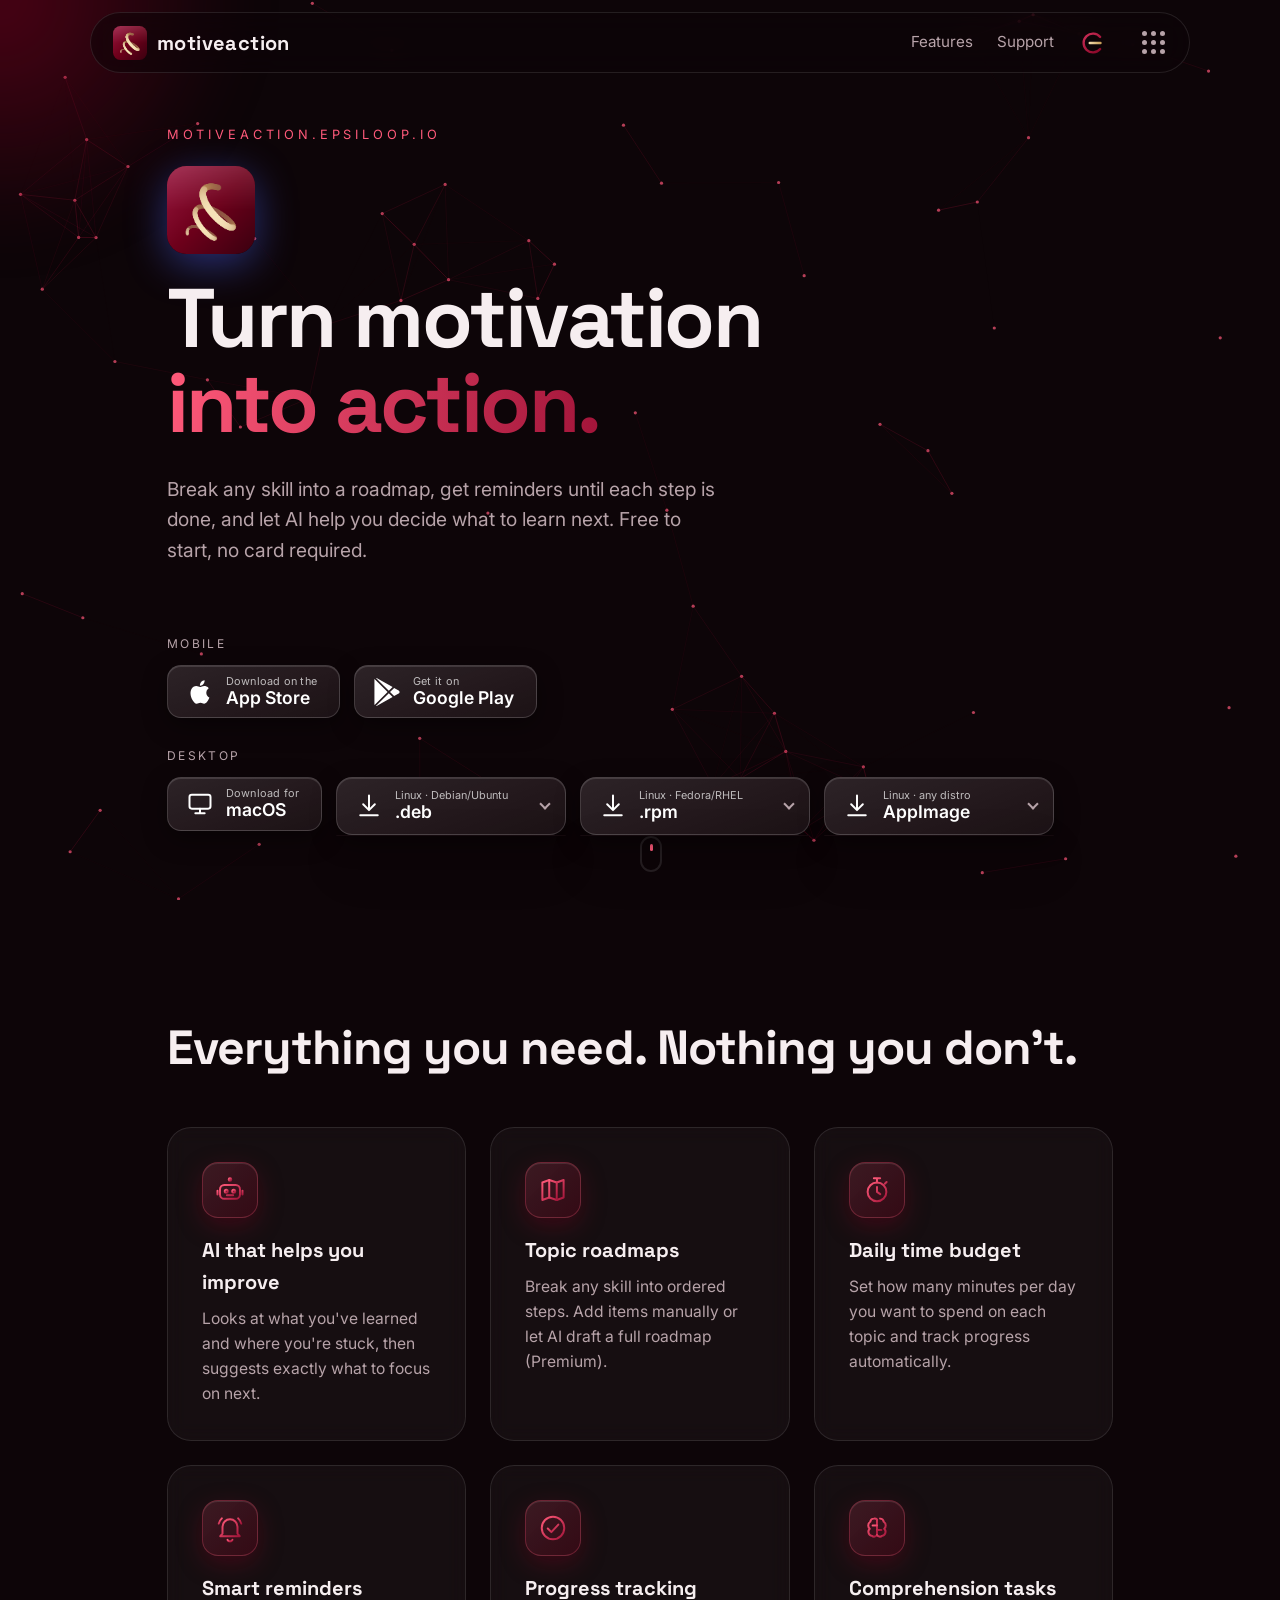
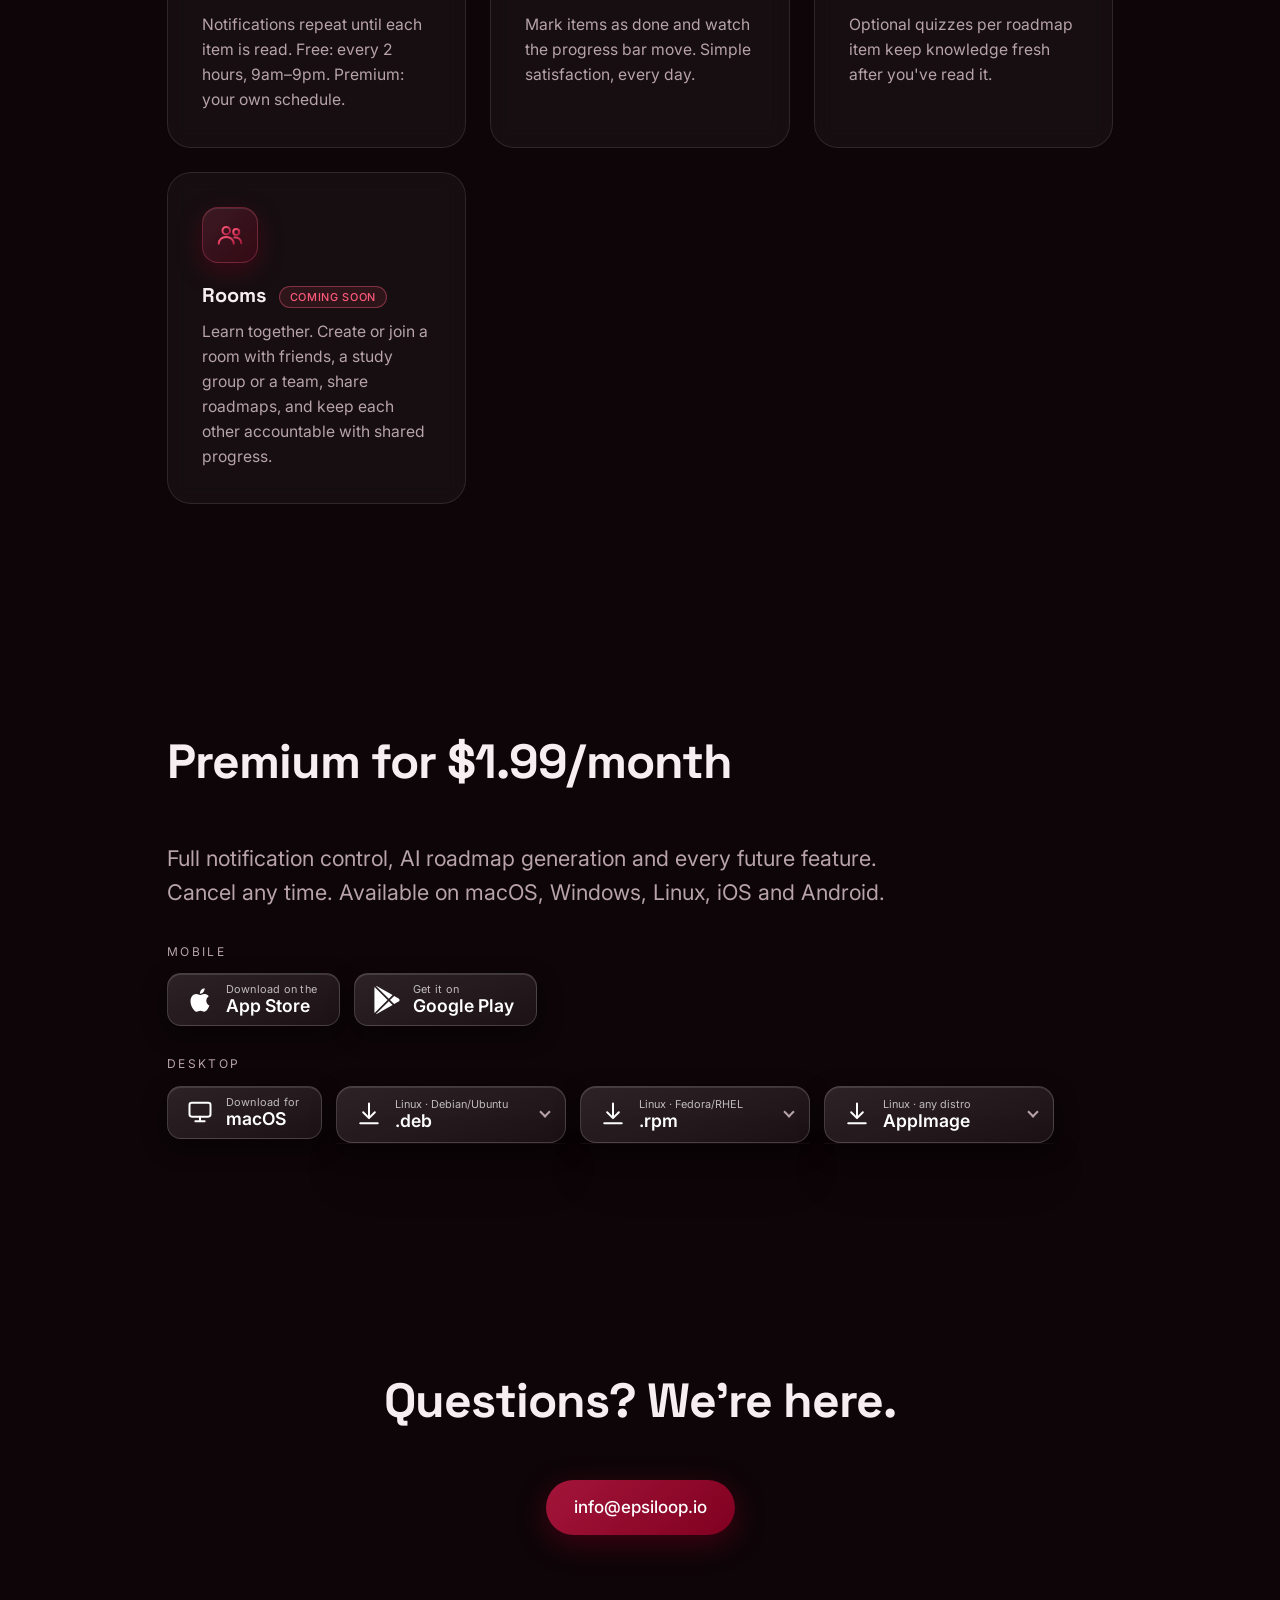
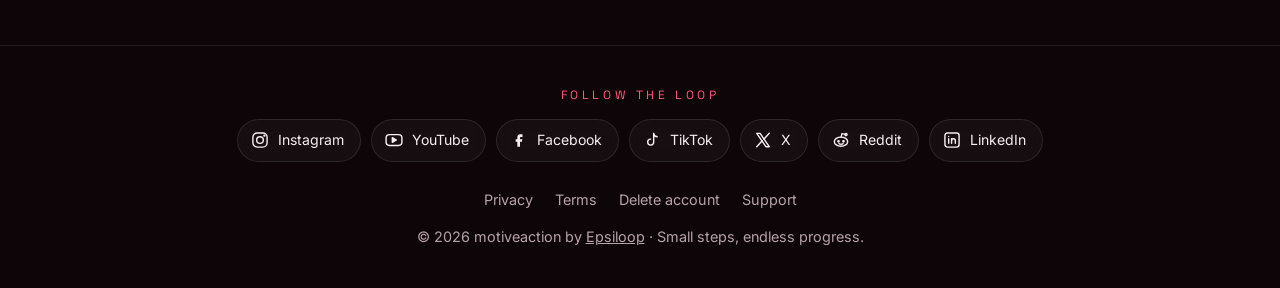
<file: index.html>
<!doctype html>
<html lang="en">
<head>
  <!-- Google Tag Manager -->
  <script>(function(w,d,s,l,i){w[l]=w[l]||[];w[l].push({"gtm.start":new Date().getTime(),event:"gtm.js"});var f=d.getElementsByTagName(s)[0],j=d.createElement(s),dl=l!="dataLayer"?"&l="+l:"";j.async=true;j.src="https://www.googletagmanager.com/gtm.js?id="+i+dl;f.parentNode.insertBefore(j,f);})(window,document,"script","dataLayer","GTM-TGGK56BC");</script>
  <!-- End Google Tag Manager -->
<meta charset="utf-8">
<meta name="viewport" content="width=device-width,initial-scale=1">
<title>MotiveAction — Turn motivation into action</title>
<meta name="description" content="MotiveAction turns motivation into action with roadmaps, smart reminders and AI guidance.">
<meta name="theme-color" content="#800020">
<link rel="canonical" href="https://motiveaction.epsiloop.io/">
<meta name="robots" content="index,follow,max-image-preview:large">
<meta property="og:type" content="website">
<meta property="og:site_name" content="MotiveAction">
<meta property="og:title" content="MotiveAction — Turn motivation into action">
<meta property="og:description" content="MotiveAction turns motivation into action with roadmaps, smart reminders and AI guidance.">
<meta property="og:url" content="https://motiveaction.epsiloop.io/">
<meta property="og:image" content="https://motiveaction.epsiloop.io/og-image.png">
<meta property="og:image:width" content="1200">
<meta property="og:image:height" content="630">
<meta property="og:locale" content="en_US">
<meta name="twitter:card" content="summary_large_image">
<meta name="twitter:title" content="MotiveAction — Turn motivation into action">
<meta name="twitter:description" content="MotiveAction turns motivation into action with roadmaps, smart reminders and AI guidance.">
<meta name="twitter:image" content="https://motiveaction.epsiloop.io/og-image.png">
<link rel="manifest" href="site.webmanifest">
<script type="application/ld+json">{"@context": "https://schema.org", "@type": "SoftwareApplication", "name": "MotiveAction", "alternateName": "MotiveAction: Roadmaps with AI", "url": "https://motiveaction.epsiloop.io/", "description": "Break any skill into a roadmap, get reminders until each step is done, and let AI help you decide what to learn next.", "applicationCategory": "EducationalApplication", "operatingSystem": "iOS, Android, macOS, Windows, Linux", "image": "https://motiveaction.epsiloop.io/og-image.png", "offers": [{"@type": "Offer", "name": "Free", "price": "0", "priceCurrency": "USD"}, {"@type": "Offer", "name": "Premium (monthly)", "price": "1.99", "priceCurrency": "USD"}], "sameAs": ["https://apps.apple.com/am/app/motiveaction-roadmaps-with-ai/id6802932492", "https://play.google.com/store/apps/details?id=app.softsav.motiveaction"], "publisher": {"@type": "Organization", "name": "Epsiloop", "url": "https://epsiloop.io/"}}</script>
<meta property="og:image:alt" content="Motiveaction — MotiveAction">
<meta name="twitter:image:alt" content="Motiveaction — MotiveAction">
<link rel="icon" href="png/motiveaction-64.png" type="image/png">
<link rel="apple-touch-icon" href="png/motiveaction-180.png">
<link rel="preconnect" href="https://fonts.googleapis.com">
<link rel="preconnect" href="https://fonts.gstatic.com" crossorigin>
<link href="https://fonts.googleapis.com/css2?family=Space+Grotesk:wght@400;500;700&family=Inter:wght@400;500&display=swap" rel="stylesheet">
<link rel="stylesheet" href="style.css">
</head>
<body>
<!-- Google Tag Manager (noscript) -->
<noscript><iframe src="https://www.googletagmanager.com/ns.html?id=GTM-TGGK56BC" height="0" width="0" style="display:none;visibility:hidden"></iframe></noscript>
<!-- End Google Tag Manager (noscript) -->
<canvas id="bg" aria-hidden="true"></canvas>
<div class="glow" aria-hidden="true"></div>

<svg width="0" height="0" style="position:absolute" aria-hidden="true"><defs><linearGradient id="ig" x1="0" y1="0" x2="1" y2="1"><stop offset="0" stop-color="#ff5a7a"/><stop offset="1" stop-color="#a3153a"/></linearGradient></defs></svg><header class="nav">
  <a class="brand" href="/"><img class="brand-ico" src="png/motiveaction-64.png" alt="" width="34" height="34"><span>motiveaction</span></a>
  <nav>
    <a href="/#features">Features</a><a href="support.html">Support</a>
    <a href="https://epsiloop.io" class="nav-logo" aria-label="Epsiloop"><img src="logo.svg" alt="Epsiloop" width="30" height="30"></a>
    <div class="apps">
      <button class="apps-btn" aria-label="Our projects" aria-haspopup="true" aria-expanded="false"><i></i><i></i><i></i><i></i><i></i><i></i><i></i><i></i><i></i></button>
      <div class="apps-menu" role="menu">
        <a href="https://motiveaction.epsiloop.io" role="menuitem"><img src="apps/motiveaction.png" alt="" width="56" height="56">Motiveaction</a>
        <a href="https://epsivault.epsiloop.io" role="menuitem"><img src="apps/epsivault.png" alt="" width="56" height="56">EpsiVault</a>
        <a href="https://fraym.epsiloop.io" role="menuitem"><img src="apps/fraym.png" alt="" width="56" height="56">Fraym</a>
      </div>
    </div>
  </nav>
</header>

<main id="top">
  <section class="hero">
    <p class="eyebrow reveal">motiveaction.epsiloop.io</p>
    <img class="hero-ico reveal" src="png/motiveaction-128.png" alt="MotiveAction" width="88" height="88">
    <h1 class="reveal product">Turn motivation<br><span class="grad">into action.</span></h1>
    <p class="lead reveal">Break any skill into a roadmap, get reminders until each step is done, and let AI help you decide what to learn next. Free to start, no card required.</p>
    <div class="cta-groups reveal">
    <div class="cta-group"><p class="cta-label">Mobile</p><div class="cta">
      <a href="https://apps.apple.com/am/app/motiveaction-roadmaps-with-ai/id6802932492" class="store" aria-label="Download on the App Store" target="_blank" rel="noopener"><svg viewBox="0 0 24 24" fill="currentColor" aria-hidden="true"><path d="M18.71 19.5c-.83 1.24-1.71 2.45-3.05 2.47-1.34.03-1.77-.79-3.29-.79-1.53 0-2 .77-3.27.82-1.31.05-2.3-1.32-3.14-2.53C4.25 17 2.94 12.45 4.7 9.39c.87-1.52 2.43-2.48 4.12-2.51 1.28-.02 2.5.87 3.29.87.78 0 2.26-1.07 3.8-.91.65.03 2.47.26 3.64 1.98-.09.06-2.17 1.28-2.15 3.81.03 3.02 2.65 4.03 2.68 4.04-.03.07-.42 1.44-1.38 2.83M13 3.5c.73-.83 1.94-1.46 2.94-1.5.13 1.17-.34 2.35-1.04 3.19-.69.85-1.83 1.51-2.95 1.42-.15-1.15.41-2.35 1.05-3.11z"/></svg><span><small>Download on the</small><b>App Store</b></span></a>
      <a href="https://play.google.com/store/apps/details?id=app.softsav.motiveaction" class="store" aria-label="Get it on Google Play" target="_blank" rel="noopener"><svg viewBox="0 0 24 24" fill="currentColor" aria-hidden="true"><path d="M22.018 13.298l-3.919 2.218-3.515-3.493 3.543-3.521 3.891 2.202a1.49 1.49 0 0 1 0 2.594zM1.337.924a1.486 1.486 0 0 0-.112.568v21.017c0 .217.045.419.124.6l11.155-11.087L1.337.924zm12.207 10.065l3.258-3.238L3.45.195a1.466 1.466 0 0 0-.946-.179l11.04 10.973zm0 2.067L2.504 23.986a1.466 1.466 0 0 0 .946-.181l13.355-7.551-3.261-3.198z"/></svg><span><small>Get it on</small><b>Google Play</b></span></a>
    </div></div>
    <div class="cta-group"><p class="cta-label">Desktop</p><div class="cta">
      <a href="https://github.com/Epsiloop/motiveaction-web/releases/download/v1.0.0/Motivaction-1.0.0-macos.dmg" class="store" aria-label="Download for macOS" download><svg viewBox="0 0 24 24" fill="none" stroke="currentColor" stroke-width="1.7" stroke-linecap="round" stroke-linejoin="round" aria-hidden="true"><rect x="3" y="4" width="18" height="12" rx="2"/><path d="M8 20h8M12 16v4"/></svg><span><small>Download for</small><b>macOS</b></span></a>
      <div class="dl" tabindex="0" role="group" aria-label="Download .deb">
        <div class="dl-head"><svg viewBox="0 0 24 24" fill="none" stroke="currentColor" stroke-width="1.7" stroke-linecap="round" stroke-linejoin="round" aria-hidden="true"><path d="M12 3v12M7 10.5l5 5 5-5M4.5 20h15"/></svg><span><small>Linux · Debian/Ubuntu</small><b>.deb</b></span><i class="chev" aria-hidden="true"></i></div>
        <div class="dl-opts"><div>
          <a href="https://github.com/Epsiloop/motiveaction-web/releases/download/v1.0.0/MotiveAction-1.0.0-linux-x86_64.deb" download><span><b>x86_64</b><small>Intel / AMD · amd64</small></span><em>54.9 MB</em><svg viewBox="0 0 24 24" fill="none" stroke="currentColor" stroke-width="1.7" stroke-linecap="round" stroke-linejoin="round" aria-hidden="true"><path d="M12 3v12M7 10.5l5 5 5-5M4.5 20h15"/></svg></a>
          <a href="https://github.com/Epsiloop/motiveaction-web/releases/download/v1.0.0/MotiveAction-1.0.0-linux-aarch64.deb" download><span><b>ARM64</b><small>aarch64</small></span><em>50.5 MB</em><svg viewBox="0 0 24 24" fill="none" stroke="currentColor" stroke-width="1.7" stroke-linecap="round" stroke-linejoin="round" aria-hidden="true"><path d="M12 3v12M7 10.5l5 5 5-5M4.5 20h15"/></svg></a>
        </div></div>
      </div>
      <div class="dl" tabindex="0" role="group" aria-label="Download .rpm">
        <div class="dl-head"><svg viewBox="0 0 24 24" fill="none" stroke="currentColor" stroke-width="1.7" stroke-linecap="round" stroke-linejoin="round" aria-hidden="true"><path d="M12 3v12M7 10.5l5 5 5-5M4.5 20h15"/></svg><span><small>Linux · Fedora/RHEL</small><b>.rpm</b></span><i class="chev" aria-hidden="true"></i></div>
        <div class="dl-opts"><div>
          <a href="https://github.com/Epsiloop/motiveaction-web/releases/download/v1.0.0/MotiveAction-1.0.0-linux-x86_64.rpm" download><span><b>x86_64</b><small>Intel / AMD</small></span><em>72.6 MB</em><svg viewBox="0 0 24 24" fill="none" stroke="currentColor" stroke-width="1.7" stroke-linecap="round" stroke-linejoin="round" aria-hidden="true"><path d="M12 3v12M7 10.5l5 5 5-5M4.5 20h15"/></svg></a>
          <a href="https://github.com/Epsiloop/motiveaction-web/releases/download/v1.0.0/MotiveAction-1.0.0-linux-aarch64.rpm" download><span><b>ARM64</b><small>aarch64</small></span><em>69.3 MB</em><svg viewBox="0 0 24 24" fill="none" stroke="currentColor" stroke-width="1.7" stroke-linecap="round" stroke-linejoin="round" aria-hidden="true"><path d="M12 3v12M7 10.5l5 5 5-5M4.5 20h15"/></svg></a>
        </div></div>
      </div>
      <div class="dl" tabindex="0" role="group" aria-label="Download AppImage">
        <div class="dl-head"><svg viewBox="0 0 24 24" fill="none" stroke="currentColor" stroke-width="1.7" stroke-linecap="round" stroke-linejoin="round" aria-hidden="true"><path d="M12 3v12M7 10.5l5 5 5-5M4.5 20h15"/></svg><span><small>Linux · any distro</small><b>AppImage</b></span><i class="chev" aria-hidden="true"></i></div>
        <div class="dl-opts"><div>
          <a href="https://github.com/Epsiloop/motiveaction-web/releases/download/v1.0.0/MotiveAction-1.0.0-linux-x86_64.AppImage" download><span><b>x86_64</b><small>Intel / AMD</small></span><em>68.2 MB</em><svg viewBox="0 0 24 24" fill="none" stroke="currentColor" stroke-width="1.7" stroke-linecap="round" stroke-linejoin="round" aria-hidden="true"><path d="M12 3v12M7 10.5l5 5 5-5M4.5 20h15"/></svg></a>
          <a href="https://github.com/Epsiloop/motiveaction-web/releases/download/v1.0.0/MotiveAction-1.0.0-linux-aarch64.AppImage" download><span><b>ARM64</b><small>aarch64</small></span><em>64.9 MB</em><svg viewBox="0 0 24 24" fill="none" stroke="currentColor" stroke-width="1.7" stroke-linecap="round" stroke-linejoin="round" aria-hidden="true"><path d="M12 3v12M7 10.5l5 5 5-5M4.5 20h15"/></svg></a>
        </div></div>
      </div>
    </div></div>
    </div>
    <div class="scroll" aria-hidden="true"></div>
  </section>

  <section id="features" class="section">
    <h2 class="reveal">Everything you need. Nothing you don't.</h2>
    <div class="cards"><div class="card tilt feat reveal"><span class="ico"><svg viewBox="0 0 24 24" fill="none" stroke="url(#ig)" stroke-width="1.6" stroke-linecap="round" stroke-linejoin="round" aria-hidden="true"><rect x="4" y="8" width="16" height="11" rx="3.5"/><path d="M12 8V4.5"/><circle cx="12" cy="3.5" r="1"/><circle cx="9" cy="13" r="1.2"/><circle cx="15" cy="13" r="1.2"/><path d="M9.5 16.2h5M2 12.5v3M22 12.5v3"/></svg></span><h3>AI that helps you improve</h3><p>Looks at what you've learned and where you're stuck, then suggests exactly what to focus on next.</p></div><div class="card tilt feat reveal"><span class="ico"><svg viewBox="0 0 24 24" fill="none" stroke="url(#ig)" stroke-width="1.6" stroke-linecap="round" stroke-linejoin="round" aria-hidden="true"><path d="M9 4 3.5 6v14L9 18l6 2 5.5-2V4L15 6 9 4z"/><path d="M9 4v14M15 6v14"/></svg></span><h3>Topic roadmaps</h3><p>Break any skill into ordered steps. Add items manually or let AI draft a full roadmap (Premium).</p></div><div class="card tilt feat reveal"><span class="ico"><svg viewBox="0 0 24 24" fill="none" stroke="url(#ig)" stroke-width="1.6" stroke-linecap="round" stroke-linejoin="round" aria-hidden="true"><circle cx="12" cy="13.5" r="7.5"/><path d="M12 9.5v4l2.6 1.8M9.5 2.5h5M12 2.5v3.5M18.3 7l1.4-1.4"/></svg></span><h3>Daily time budget</h3><p>Set how many minutes per day you want to spend on each topic and track progress automatically.</p></div><div class="card tilt feat reveal"><span class="ico"><svg viewBox="0 0 24 24" fill="none" stroke="url(#ig)" stroke-width="1.6" stroke-linecap="round" stroke-linejoin="round" aria-hidden="true"><path d="M6 16.5V11a6 6 0 0 1 12 0v5.5l1.8 2H4.2l1.8-2z"/><path d="M10 21.5a2.2 2.2 0 0 0 4 0"/><path d="M3 8.5C3.4 6.8 4.3 5.4 5.5 4.3M21 8.5c-.4-1.7-1.3-3.1-2.5-4.2"/></svg></span><h3>Smart reminders</h3><p>Notifications repeat until each item is read. Free: every 2 hours, 9am–9pm. Premium: your own schedule.</p></div><div class="card tilt feat reveal"><span class="ico"><svg viewBox="0 0 24 24" fill="none" stroke="url(#ig)" stroke-width="1.6" stroke-linecap="round" stroke-linejoin="round" aria-hidden="true"><circle cx="12" cy="12" r="9"/><path d="m7.8 12.4 2.9 2.9 5.6-6"/></svg></span><h3>Progress tracking</h3><p>Mark items as done and watch the progress bar move. Simple satisfaction, every day.</p></div><div class="card tilt feat reveal"><span class="ico"><svg viewBox="0 0 24 24" fill="none" stroke="url(#ig)" stroke-width="1.6" stroke-linecap="round" stroke-linejoin="round" aria-hidden="true"><path d="M9.5 4.5A3 3 0 0 0 6.6 7 3.2 3.2 0 0 0 5 10a3.3 3.3 0 0 0 1.2 2.6A3.3 3.3 0 0 0 8 18.3a2.6 2.6 0 0 0 4-.8V5.2a2.6 2.6 0 0 0-2.5-.7z"/><path d="M14.5 4.5A3 3 0 0 1 17.4 7 3.2 3.2 0 0 1 19 10a3.3 3.3 0 0 1-1.2 2.6 3.3 3.3 0 0 1-1.8 5.7 2.6 2.6 0 0 1-4-.8"/><path d="M8.5 10H12M12 13.5h3.5"/></svg></span><h3>Comprehension tasks</h3><p>Optional quizzes per roadmap item keep knowledge fresh after you've read it.</p></div><div class="card tilt feat reveal soon"><span class="ico"><svg viewBox="0 0 24 24" fill="none" stroke="url(#ig)" stroke-width="1.6" stroke-linecap="round" stroke-linejoin="round" aria-hidden="true"><circle cx="9" cy="8.5" r="3"/><circle cx="17" cy="9.5" r="2.4"/><path d="M3 19c0-3.3 2.7-5.5 6-5.5s6 2.2 6 5.5M15.5 14c2.9-.3 5.5 1.4 5.5 4.5"/></svg></span><h3>Rooms <span class="badge">Coming soon</span></h3><p>Learn together. Create or join a room with friends, a study group or a team, share roadmaps, and keep each other accountable with shared progress.</p></div></div>
  </section>

  <section class="section">
    <h2 class="reveal">Premium for $1.99/month</h2>
    <p class="about reveal">Full notification control, AI roadmap generation and every future feature. Cancel any time. Available on macOS, Windows, Linux, iOS and Android.</p>
    <div class="cta-groups reveal">
    <div class="cta-group"><p class="cta-label">Mobile</p><div class="cta">
      <a href="https://apps.apple.com/am/app/motiveaction-roadmaps-with-ai/id6802932492" class="store" aria-label="Download on the App Store" target="_blank" rel="noopener"><svg viewBox="0 0 24 24" fill="currentColor" aria-hidden="true"><path d="M18.71 19.5c-.83 1.24-1.71 2.45-3.05 2.47-1.34.03-1.77-.79-3.29-.79-1.53 0-2 .77-3.27.82-1.31.05-2.3-1.32-3.14-2.53C4.25 17 2.94 12.45 4.7 9.39c.87-1.52 2.43-2.48 4.12-2.51 1.28-.02 2.5.87 3.29.87.78 0 2.26-1.07 3.8-.91.65.03 2.47.26 3.64 1.98-.09.06-2.17 1.28-2.15 3.81.03 3.02 2.65 4.03 2.68 4.04-.03.07-.42 1.44-1.38 2.83M13 3.5c.73-.83 1.94-1.46 2.94-1.5.13 1.17-.34 2.35-1.04 3.19-.69.85-1.83 1.51-2.95 1.42-.15-1.15.41-2.35 1.05-3.11z"/></svg><span><small>Download on the</small><b>App Store</b></span></a>
      <a href="https://play.google.com/store/apps/details?id=app.softsav.motiveaction" class="store" aria-label="Get it on Google Play" target="_blank" rel="noopener"><svg viewBox="0 0 24 24" fill="currentColor" aria-hidden="true"><path d="M22.018 13.298l-3.919 2.218-3.515-3.493 3.543-3.521 3.891 2.202a1.49 1.49 0 0 1 0 2.594zM1.337.924a1.486 1.486 0 0 0-.112.568v21.017c0 .217.045.419.124.6l11.155-11.087L1.337.924zm12.207 10.065l3.258-3.238L3.45.195a1.466 1.466 0 0 0-.946-.179l11.04 10.973zm0 2.067L2.504 23.986a1.466 1.466 0 0 0 .946-.181l13.355-7.551-3.261-3.198z"/></svg><span><small>Get it on</small><b>Google Play</b></span></a>
    </div></div>
    <div class="cta-group"><p class="cta-label">Desktop</p><div class="cta">
      <a href="https://github.com/Epsiloop/motiveaction-web/releases/download/v1.0.0/Motivaction-1.0.0-macos.dmg" class="store" aria-label="Download for macOS" download><svg viewBox="0 0 24 24" fill="none" stroke="currentColor" stroke-width="1.7" stroke-linecap="round" stroke-linejoin="round" aria-hidden="true"><rect x="3" y="4" width="18" height="12" rx="2"/><path d="M8 20h8M12 16v4"/></svg><span><small>Download for</small><b>macOS</b></span></a>
      <div class="dl" tabindex="0" role="group" aria-label="Download .deb">
        <div class="dl-head"><svg viewBox="0 0 24 24" fill="none" stroke="currentColor" stroke-width="1.7" stroke-linecap="round" stroke-linejoin="round" aria-hidden="true"><path d="M12 3v12M7 10.5l5 5 5-5M4.5 20h15"/></svg><span><small>Linux · Debian/Ubuntu</small><b>.deb</b></span><i class="chev" aria-hidden="true"></i></div>
        <div class="dl-opts"><div>
          <a href="https://github.com/Epsiloop/motiveaction-web/releases/download/v1.0.0/MotiveAction-1.0.0-linux-x86_64.deb" download><span><b>x86_64</b><small>Intel / AMD · amd64</small></span><em>54.9 MB</em><svg viewBox="0 0 24 24" fill="none" stroke="currentColor" stroke-width="1.7" stroke-linecap="round" stroke-linejoin="round" aria-hidden="true"><path d="M12 3v12M7 10.5l5 5 5-5M4.5 20h15"/></svg></a>
          <a href="https://github.com/Epsiloop/motiveaction-web/releases/download/v1.0.0/MotiveAction-1.0.0-linux-aarch64.deb" download><span><b>ARM64</b><small>aarch64</small></span><em>50.5 MB</em><svg viewBox="0 0 24 24" fill="none" stroke="currentColor" stroke-width="1.7" stroke-linecap="round" stroke-linejoin="round" aria-hidden="true"><path d="M12 3v12M7 10.5l5 5 5-5M4.5 20h15"/></svg></a>
        </div></div>
      </div>
      <div class="dl" tabindex="0" role="group" aria-label="Download .rpm">
        <div class="dl-head"><svg viewBox="0 0 24 24" fill="none" stroke="currentColor" stroke-width="1.7" stroke-linecap="round" stroke-linejoin="round" aria-hidden="true"><path d="M12 3v12M7 10.5l5 5 5-5M4.5 20h15"/></svg><span><small>Linux · Fedora/RHEL</small><b>.rpm</b></span><i class="chev" aria-hidden="true"></i></div>
        <div class="dl-opts"><div>
          <a href="https://github.com/Epsiloop/motiveaction-web/releases/download/v1.0.0/MotiveAction-1.0.0-linux-x86_64.rpm" download><span><b>x86_64</b><small>Intel / AMD</small></span><em>72.6 MB</em><svg viewBox="0 0 24 24" fill="none" stroke="currentColor" stroke-width="1.7" stroke-linecap="round" stroke-linejoin="round" aria-hidden="true"><path d="M12 3v12M7 10.5l5 5 5-5M4.5 20h15"/></svg></a>
          <a href="https://github.com/Epsiloop/motiveaction-web/releases/download/v1.0.0/MotiveAction-1.0.0-linux-aarch64.rpm" download><span><b>ARM64</b><small>aarch64</small></span><em>69.3 MB</em><svg viewBox="0 0 24 24" fill="none" stroke="currentColor" stroke-width="1.7" stroke-linecap="round" stroke-linejoin="round" aria-hidden="true"><path d="M12 3v12M7 10.5l5 5 5-5M4.5 20h15"/></svg></a>
        </div></div>
      </div>
      <div class="dl" tabindex="0" role="group" aria-label="Download AppImage">
        <div class="dl-head"><svg viewBox="0 0 24 24" fill="none" stroke="currentColor" stroke-width="1.7" stroke-linecap="round" stroke-linejoin="round" aria-hidden="true"><path d="M12 3v12M7 10.5l5 5 5-5M4.5 20h15"/></svg><span><small>Linux · any distro</small><b>AppImage</b></span><i class="chev" aria-hidden="true"></i></div>
        <div class="dl-opts"><div>
          <a href="https://github.com/Epsiloop/motiveaction-web/releases/download/v1.0.0/MotiveAction-1.0.0-linux-x86_64.AppImage" download><span><b>x86_64</b><small>Intel / AMD</small></span><em>68.2 MB</em><svg viewBox="0 0 24 24" fill="none" stroke="currentColor" stroke-width="1.7" stroke-linecap="round" stroke-linejoin="round" aria-hidden="true"><path d="M12 3v12M7 10.5l5 5 5-5M4.5 20h15"/></svg></a>
          <a href="https://github.com/Epsiloop/motiveaction-web/releases/download/v1.0.0/MotiveAction-1.0.0-linux-aarch64.AppImage" download><span><b>ARM64</b><small>aarch64</small></span><em>64.9 MB</em><svg viewBox="0 0 24 24" fill="none" stroke="currentColor" stroke-width="1.7" stroke-linecap="round" stroke-linejoin="round" aria-hidden="true"><path d="M12 3v12M7 10.5l5 5 5-5M4.5 20h15"/></svg></a>
        </div></div>
      </div>
    </div></div>
    </div>
  </section>

  <section id="contact" class="section center">
    <h2 class="reveal">Questions? We're here.</h2>
    <a class="btn reveal" href="mailto:info@epsiloop.io">info@epsiloop.io</a>
  </section>
</main>

<footer>
  <div class="social-wrap"><p class="social-title">Follow the loop</p><div class="social"><a href="https://www.instagram.com/epsiloop.io" target="_blank" rel="noopener noreferrer" style="--c:#e1306c" aria-label="Epsiloop on Instagram"><svg viewBox="0 0 24 24" fill="none" stroke="currentColor" stroke-width="1.7" stroke-linecap="round" stroke-linejoin="round" aria-hidden="true"><rect x="3.5" y="3.5" width="17" height="17" rx="5"/><circle cx="12" cy="12" r="4"/><circle cx="17.3" cy="6.7" r=".6" fill="currentColor"/></svg><span>Instagram</span></a><a href="https://www.youtube.com/@epsiloop" target="_blank" rel="noopener noreferrer" style="--c:#ff2d2d" aria-label="Epsiloop on YouTube"><svg viewBox="0 0 24 24" fill="none" stroke="currentColor" stroke-width="1.7" stroke-linecap="round" stroke-linejoin="round" aria-hidden="true"><rect x="2.5" y="5.5" width="19" height="13" rx="4"/><path d="M10 9.2v5.6l4.8-2.8z" fill="currentColor"/></svg><span>YouTube</span></a><a href="https://www.facebook.com/profile.php?id=61596055442899" target="_blank" rel="noopener noreferrer" style="--c:#4c8dff" aria-label="Epsiloop on Facebook"><svg viewBox="0 0 24 24" fill="none" stroke="currentColor" stroke-width="1.7" stroke-linecap="round" stroke-linejoin="round" aria-hidden="true"><path d="M14 8.5h2.2V5h-2.7C11 5 10 6.6 10 8.6V11H8v3.2h2V20h3.2v-5.8h2.3l.5-3.2h-2.8V9.2c0-.5.3-.7.8-.7z" fill="currentColor" stroke="none"/></svg><span>Facebook</span></a><a href="https://www.tiktok.com/@epsiloop" target="_blank" rel="noopener noreferrer" style="--c:#25f4ee" aria-label="Epsiloop on TikTok"><svg viewBox="0 0 24 24" fill="none" stroke="currentColor" stroke-width="1.7" stroke-linecap="round" stroke-linejoin="round" aria-hidden="true"><path d="M14 4v10.5a3.6 3.6 0 1 1-3.6-3.6M14 4c.3 2.3 1.9 3.9 4.2 4.1"/></svg><span>TikTok</span></a><a href="https://x.com/epsiloopio" target="_blank" rel="noopener noreferrer" style="--c:#ffffff" aria-label="Epsiloop on X"><svg viewBox="0 0 24 24" fill="none" stroke="currentColor" stroke-width="1.7" stroke-linecap="round" stroke-linejoin="round" aria-hidden="true"><path d="M4.5 4h4l11 16h-4z"/><path d="M4.5 20l6.6-7M13 11l6.5-7"/></svg><span>X</span></a><a href="https://www.reddit.com/r/epsiloop/" target="_blank" rel="noopener noreferrer" style="--c:#ff6a2b" aria-label="Epsiloop on Reddit"><svg viewBox="0 0 24 24" fill="none" stroke="currentColor" stroke-width="1.7" stroke-linecap="round" stroke-linejoin="round" aria-hidden="true"><ellipse cx="12" cy="14" rx="8" ry="5.5"/><circle cx="9" cy="13.5" r=".8" fill="currentColor"/><circle cx="15" cy="13.5" r=".8" fill="currentColor"/><path d="M9.5 16.3c1.5 1 3.5 1 5 0M12 8.5l1.2-4.2 3.6.9"/><circle cx="18" cy="5.5" r="1.3"/></svg><span>Reddit</span></a><a href="https://www.linkedin.com/company/epsiloop-io" target="_blank" rel="noopener noreferrer" style="--c:#0a66c2" aria-label="Epsiloop on LinkedIn"><svg viewBox="0 0 24 24" fill="none" stroke="currentColor" stroke-width="1.7" stroke-linecap="round" stroke-linejoin="round" aria-hidden="true"><rect x="3.5" y="3.5" width="17" height="17" rx="3"/><path d="M8 10.5V16M8 7.8v.1M11.5 16v-5.5M11.5 13c0-1.6 1-2.6 2.4-2.6s2.1 1 2.1 2.5V16"/></svg><span>LinkedIn</span></a></div></div>
    <div class="links"><a href="privacy.html">Privacy</a><a href="terms.html">Terms</a><a href="delete-account.html">Delete account</a><a href="support.html">Support</a></div>
  © <span id="y"></span> motiveaction by <a href="https://epsiloop.io" style="color:inherit">Epsiloop</a> · Small steps, endless progress.
</footer>
<script src="script.js"></script>
</body>
</html>
</file>
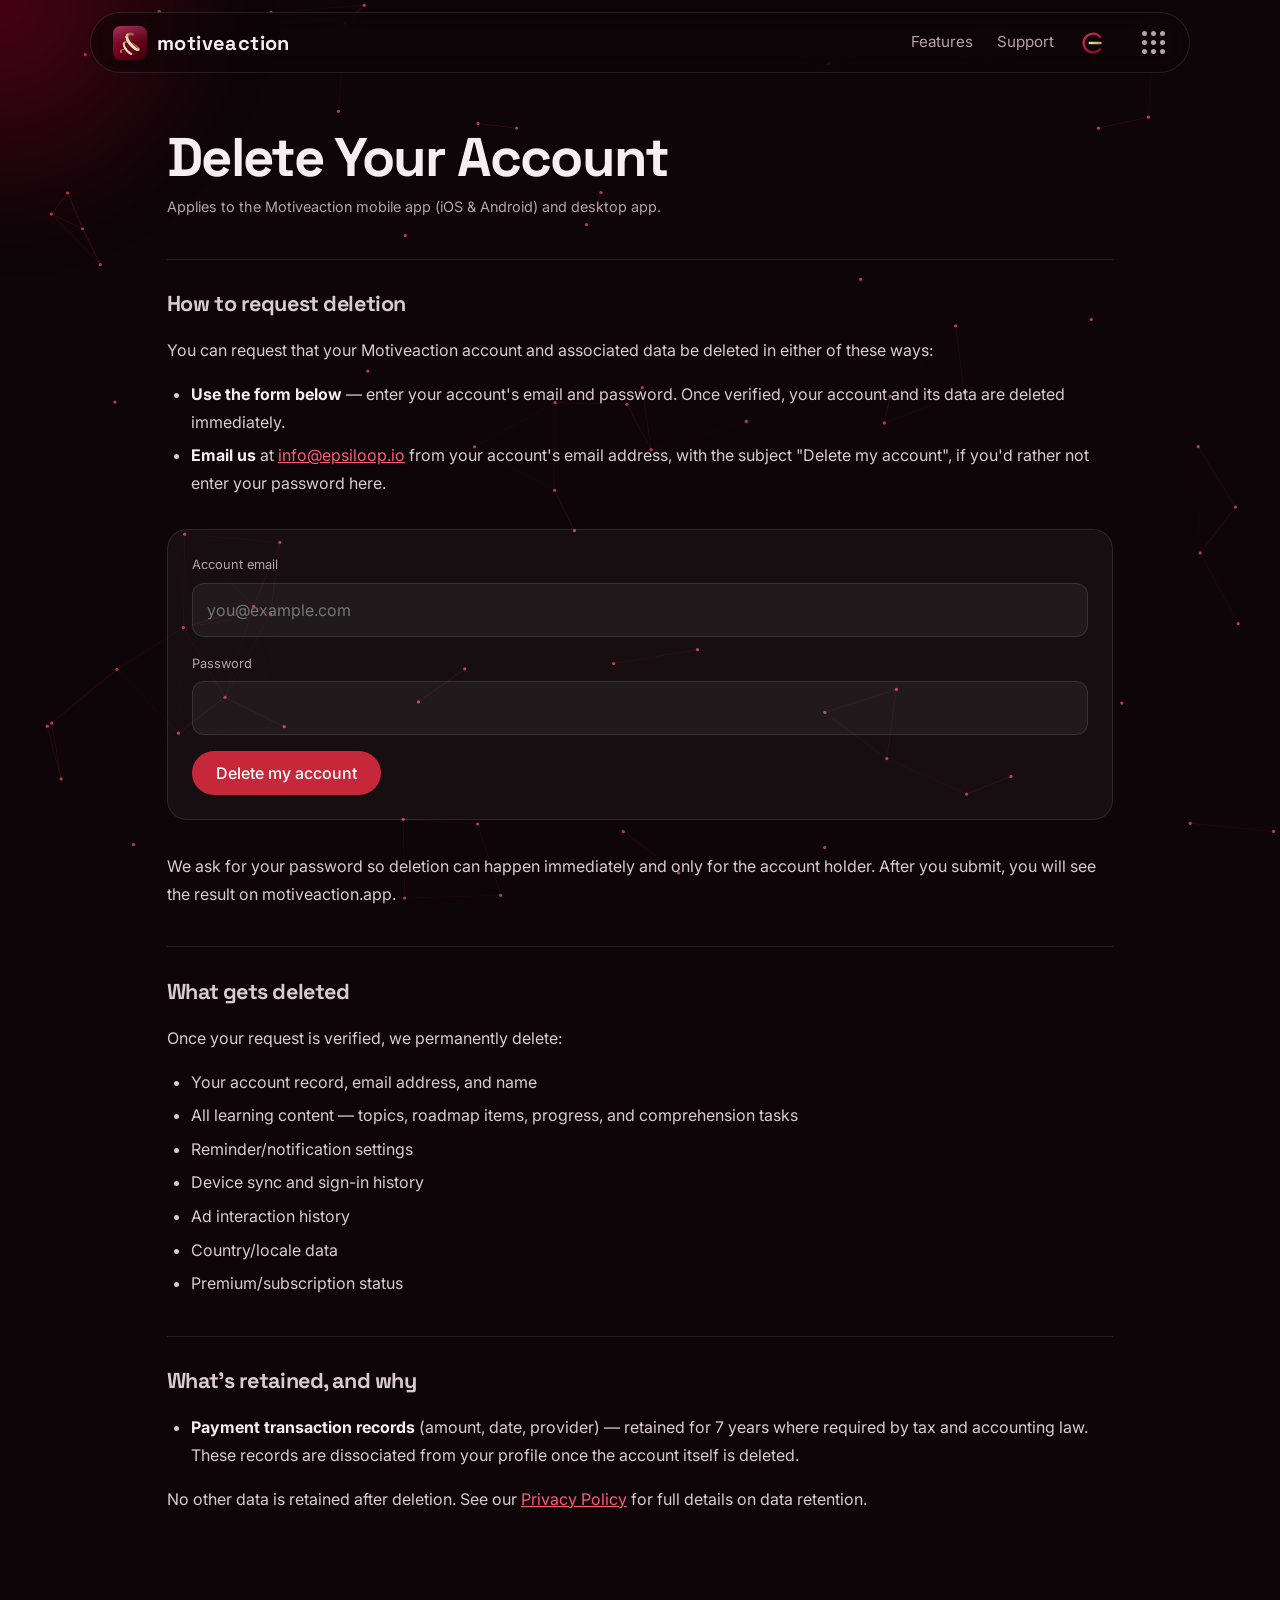
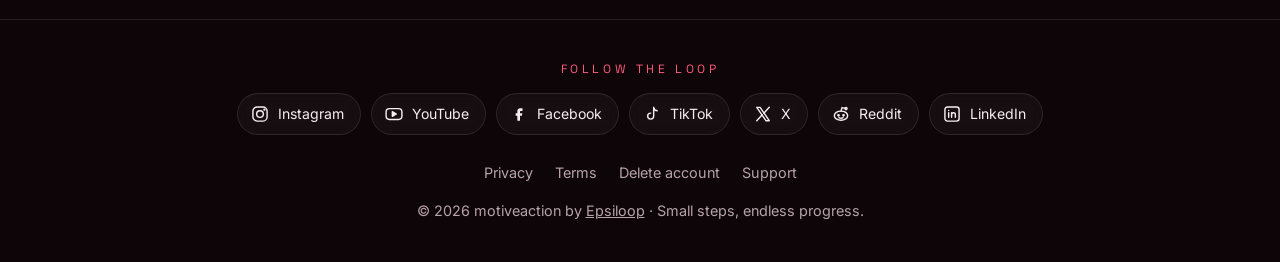
<file: delete-account.html>
<!doctype html>
<html lang="en">
<head>
  <!-- Google Tag Manager -->
  <script>(function(w,d,s,l,i){w[l]=w[l]||[];w[l].push({"gtm.start":new Date().getTime(),event:"gtm.js"});var f=d.getElementsByTagName(s)[0],j=d.createElement(s),dl=l!="dataLayer"?"&l="+l:"";j.async=true;j.src="https://www.googletagmanager.com/gtm.js?id="+i+dl;f.parentNode.insertBefore(j,f);})(window,document,"script","dataLayer","GTM-TGGK56BC");</script>
  <!-- End Google Tag Manager -->
<meta charset="utf-8">
<meta name="viewport" content="width=device-width,initial-scale=1">
<title>Delete Your Account — MotiveAction</title>
<meta name="description" content="How to request deletion of your MotiveAction account and data.">
<meta name="theme-color" content="#800020">
<link rel="canonical" href="https://motiveaction.epsiloop.io/delete-account.html">
<meta name="robots" content="index,follow,max-image-preview:large">
<meta property="og:type" content="website">
<meta property="og:site_name" content="MotiveAction">
<meta property="og:title" content="Delete Your Account — MotiveAction">
<meta property="og:description" content="How to request deletion of your MotiveAction account and data.">
<meta property="og:url" content="https://motiveaction.epsiloop.io/delete-account.html">
<meta property="og:image" content="https://motiveaction.epsiloop.io/og-image.png">
<meta property="og:image:width" content="1200">
<meta property="og:image:height" content="630">
<meta property="og:locale" content="en_US">
<meta name="twitter:card" content="summary_large_image">
<meta name="twitter:title" content="Delete Your Account — MotiveAction">
<meta name="twitter:description" content="How to request deletion of your MotiveAction account and data.">
<meta name="twitter:image" content="https://motiveaction.epsiloop.io/og-image.png">
<link rel="manifest" href="site.webmanifest">
<meta property="og:image:alt" content="Motiveaction — Delete Your Account">
<meta name="twitter:image:alt" content="Motiveaction — Delete Your Account">
<script type="application/ld+json">{"@context": "https://schema.org", "@type": "BreadcrumbList", "itemListElement": [{"@type": "ListItem", "position": 1, "name": "Motiveaction", "item": "https://motiveaction.epsiloop.io/"}, {"@type": "ListItem", "position": 2, "name": "Delete Your Account", "item": "https://motiveaction.epsiloop.io/delete-account.html"}]}</script>
<link rel="icon" href="png/motiveaction-64.png" type="image/png">
<link rel="apple-touch-icon" href="png/motiveaction-180.png">
<link rel="preconnect" href="https://fonts.googleapis.com">
<link rel="preconnect" href="https://fonts.gstatic.com" crossorigin>
<link href="https://fonts.googleapis.com/css2?family=Space+Grotesk:wght@400;500;700&family=Inter:wght@400;500&display=swap" rel="stylesheet">
<link rel="stylesheet" href="style.css">
</head>
<body>
<!-- Google Tag Manager (noscript) -->
<noscript><iframe src="https://www.googletagmanager.com/ns.html?id=GTM-TGGK56BC" height="0" width="0" style="display:none;visibility:hidden"></iframe></noscript>
<!-- End Google Tag Manager (noscript) -->
<canvas id="bg" aria-hidden="true"></canvas>
<div class="glow" aria-hidden="true"></div>

<header class="nav">
  <a class="brand" href="/"><img class="brand-ico" src="png/motiveaction-64.png" alt="" width="34" height="34"><span>motiveaction</span></a>
  <nav>
    <a href="/#features">Features</a><a href="support.html">Support</a>
    <a href="https://epsiloop.io" class="nav-logo" aria-label="Epsiloop"><img src="logo.svg" alt="Epsiloop" width="30" height="30"></a>
    <div class="apps">
      <button class="apps-btn" aria-label="Our projects" aria-haspopup="true" aria-expanded="false"><i></i><i></i><i></i><i></i><i></i><i></i><i></i><i></i><i></i></button>
      <div class="apps-menu" role="menu">
        <a href="https://motiveaction.epsiloop.io" role="menuitem"><img src="apps/motiveaction.png" alt="" width="56" height="56">Motiveaction</a>
        <a href="https://epsivault.epsiloop.io" role="menuitem"><img src="apps/epsivault.png" alt="" width="56" height="56">EpsiVault</a>
        <a href="https://fraym.epsiloop.io" role="menuitem"><img src="apps/fraym.png" alt="" width="56" height="56">Fraym</a>
      </div>
    </div>
  </nav>
</header>

<main class="legal">
  <h1 class="reveal">Delete Your Account</h1>
  <p class="meta reveal">Applies to the Motiveaction mobile app (iOS &amp; Android) and desktop app.</p>
  <div class="body">


      
      
      

      
      
      
      
      

      <h2>How to request deletion</h2>
      <p>You can request that your Motiveaction account and associated data be deleted in either of these ways:</p>
      <ul>
        <li><strong>Use the form below</strong> — enter your account's email and password. Once verified, your account and its data are deleted immediately.</li>
        <li><strong>Email us</strong> at <a href="mailto:info@epsiloop.io">info@epsiloop.io</a> from your account's email address, with the subject "Delete my account", if you'd rather not enter your password here.</li>
      </ul>
      

      

      <form method="POST" action="https://motiveaction.app/delete-account" class="del-form">
        <label for="email">Account email</label>
        <input id="email" type="email" name="email" required placeholder="you@example.com" autocomplete="email">
        <label for="password">Password</label>
        <input id="password" type="password" name="password" required autocomplete="current-password">
        <button type="submit" onclick="return confirm('This permanently deletes your account and all your data. This cannot be undone. Continue?');">Delete my account</button>
      </form>
      <p>We ask for your password so deletion can happen immediately and only for the account holder. After you submit, you will see the result on motiveaction.app.</p>
      <h2>What gets deleted</h2>
      <p>Once your request is verified, we permanently delete:</p>
      <ul>
        <li>Your account record, email address, and name</li>
        <li>All learning content — topics, roadmap items, progress, and comprehension tasks</li>
        <li>Reminder/notification settings</li>
        <li>Device sync and sign-in history</li>
        <li>Ad interaction history</li>
        <li>Country/locale data</li>
        <li>Premium/subscription status</li>
      </ul>

      <h2>What's retained, and why</h2>
      <ul>
        <li><strong>Payment transaction records</strong> (amount, date, provider) — retained for 7 years where required by tax and accounting law. These records are dissociated from your profile once the account itself is deleted.</li>
      </ul>
      <p>No other data is retained after deletion. See our <a href="privacy.html">Privacy Policy</a> for full details on data retention.</p>

    
  </div>
</main>

<footer>
  <div class="social-wrap"><p class="social-title">Follow the loop</p><div class="social"><a href="https://www.instagram.com/epsiloop.io" target="_blank" rel="noopener noreferrer" style="--c:#e1306c" aria-label="Epsiloop on Instagram"><svg viewBox="0 0 24 24" fill="none" stroke="currentColor" stroke-width="1.7" stroke-linecap="round" stroke-linejoin="round" aria-hidden="true"><rect x="3.5" y="3.5" width="17" height="17" rx="5"/><circle cx="12" cy="12" r="4"/><circle cx="17.3" cy="6.7" r=".6" fill="currentColor"/></svg><span>Instagram</span></a><a href="https://www.youtube.com/@epsiloop" target="_blank" rel="noopener noreferrer" style="--c:#ff2d2d" aria-label="Epsiloop on YouTube"><svg viewBox="0 0 24 24" fill="none" stroke="currentColor" stroke-width="1.7" stroke-linecap="round" stroke-linejoin="round" aria-hidden="true"><rect x="2.5" y="5.5" width="19" height="13" rx="4"/><path d="M10 9.2v5.6l4.8-2.8z" fill="currentColor"/></svg><span>YouTube</span></a><a href="https://www.facebook.com/profile.php?id=61596055442899" target="_blank" rel="noopener noreferrer" style="--c:#4c8dff" aria-label="Epsiloop on Facebook"><svg viewBox="0 0 24 24" fill="none" stroke="currentColor" stroke-width="1.7" stroke-linecap="round" stroke-linejoin="round" aria-hidden="true"><path d="M14 8.5h2.2V5h-2.7C11 5 10 6.6 10 8.6V11H8v3.2h2V20h3.2v-5.8h2.3l.5-3.2h-2.8V9.2c0-.5.3-.7.8-.7z" fill="currentColor" stroke="none"/></svg><span>Facebook</span></a><a href="https://www.tiktok.com/@epsiloop" target="_blank" rel="noopener noreferrer" style="--c:#25f4ee" aria-label="Epsiloop on TikTok"><svg viewBox="0 0 24 24" fill="none" stroke="currentColor" stroke-width="1.7" stroke-linecap="round" stroke-linejoin="round" aria-hidden="true"><path d="M14 4v10.5a3.6 3.6 0 1 1-3.6-3.6M14 4c.3 2.3 1.9 3.9 4.2 4.1"/></svg><span>TikTok</span></a><a href="https://x.com/epsiloopio" target="_blank" rel="noopener noreferrer" style="--c:#ffffff" aria-label="Epsiloop on X"><svg viewBox="0 0 24 24" fill="none" stroke="currentColor" stroke-width="1.7" stroke-linecap="round" stroke-linejoin="round" aria-hidden="true"><path d="M4.5 4h4l11 16h-4z"/><path d="M4.5 20l6.6-7M13 11l6.5-7"/></svg><span>X</span></a><a href="https://www.reddit.com/r/epsiloop/" target="_blank" rel="noopener noreferrer" style="--c:#ff6a2b" aria-label="Epsiloop on Reddit"><svg viewBox="0 0 24 24" fill="none" stroke="currentColor" stroke-width="1.7" stroke-linecap="round" stroke-linejoin="round" aria-hidden="true"><ellipse cx="12" cy="14" rx="8" ry="5.5"/><circle cx="9" cy="13.5" r=".8" fill="currentColor"/><circle cx="15" cy="13.5" r=".8" fill="currentColor"/><path d="M9.5 16.3c1.5 1 3.5 1 5 0M12 8.5l1.2-4.2 3.6.9"/><circle cx="18" cy="5.5" r="1.3"/></svg><span>Reddit</span></a><a href="https://www.linkedin.com/company/epsiloop-io" target="_blank" rel="noopener noreferrer" style="--c:#0a66c2" aria-label="Epsiloop on LinkedIn"><svg viewBox="0 0 24 24" fill="none" stroke="currentColor" stroke-width="1.7" stroke-linecap="round" stroke-linejoin="round" aria-hidden="true"><rect x="3.5" y="3.5" width="17" height="17" rx="3"/><path d="M8 10.5V16M8 7.8v.1M11.5 16v-5.5M11.5 13c0-1.6 1-2.6 2.4-2.6s2.1 1 2.1 2.5V16"/></svg><span>LinkedIn</span></a></div></div>
    <div class="links"><a href="privacy.html">Privacy</a><a href="terms.html">Terms</a><a href="delete-account.html">Delete account</a><a href="support.html">Support</a></div>
  © <span id="y"></span> motiveaction by <a href="https://epsiloop.io" style="color:inherit">Epsiloop</a> · Small steps, endless progress.
</footer>
<script src="script.js"></script>
</body>
</html>
</file>
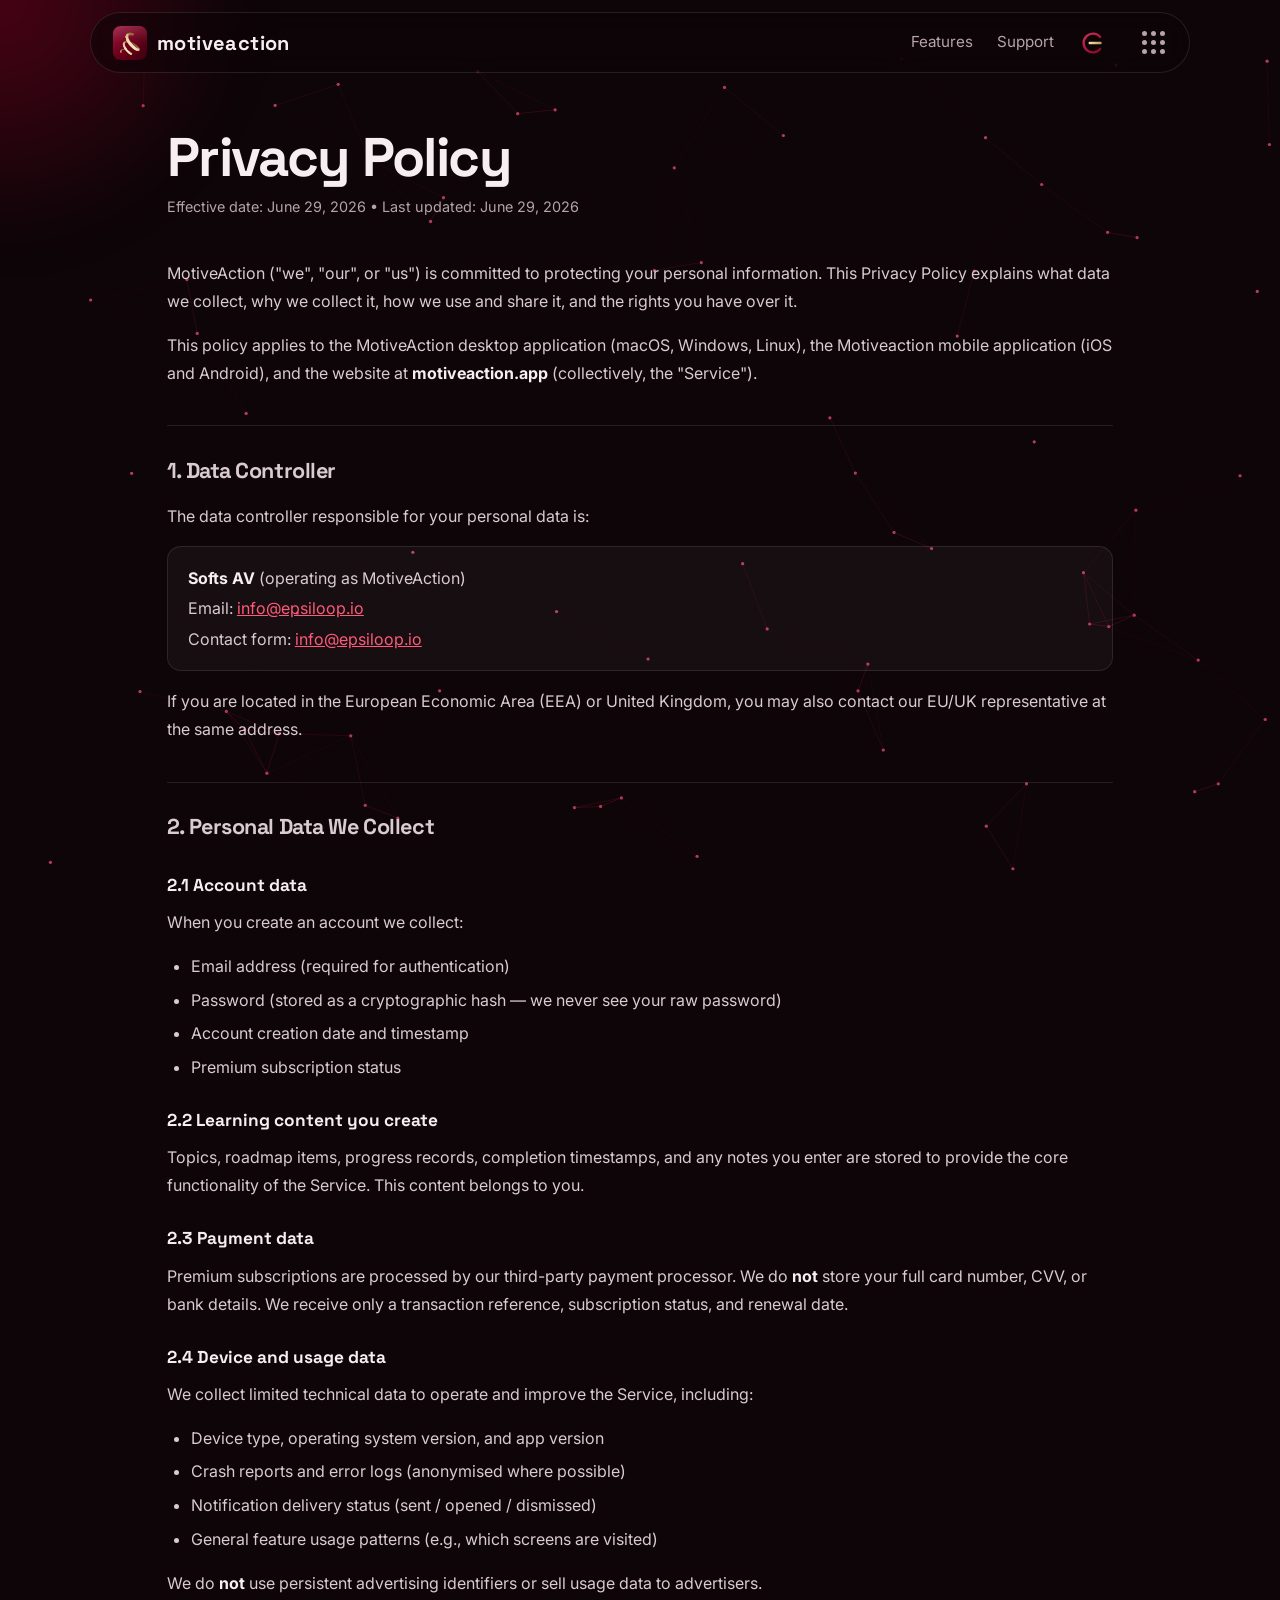
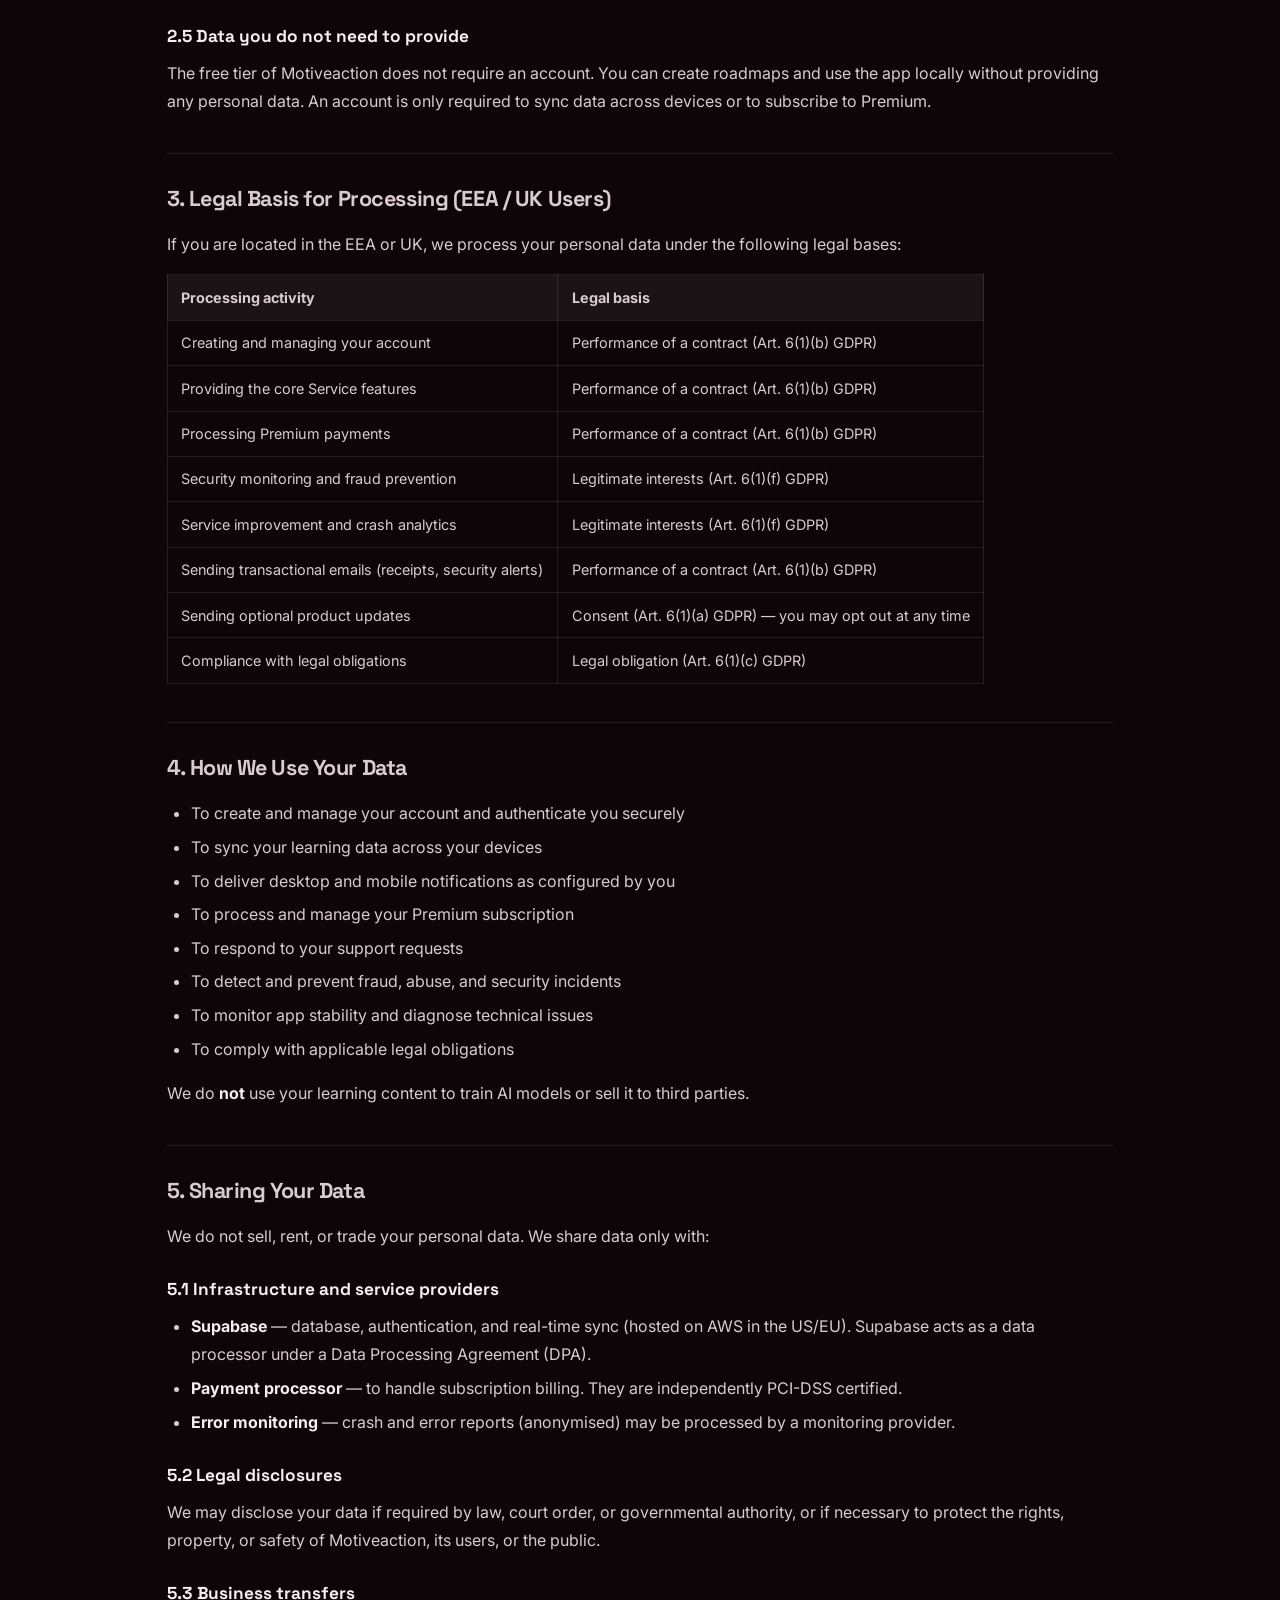
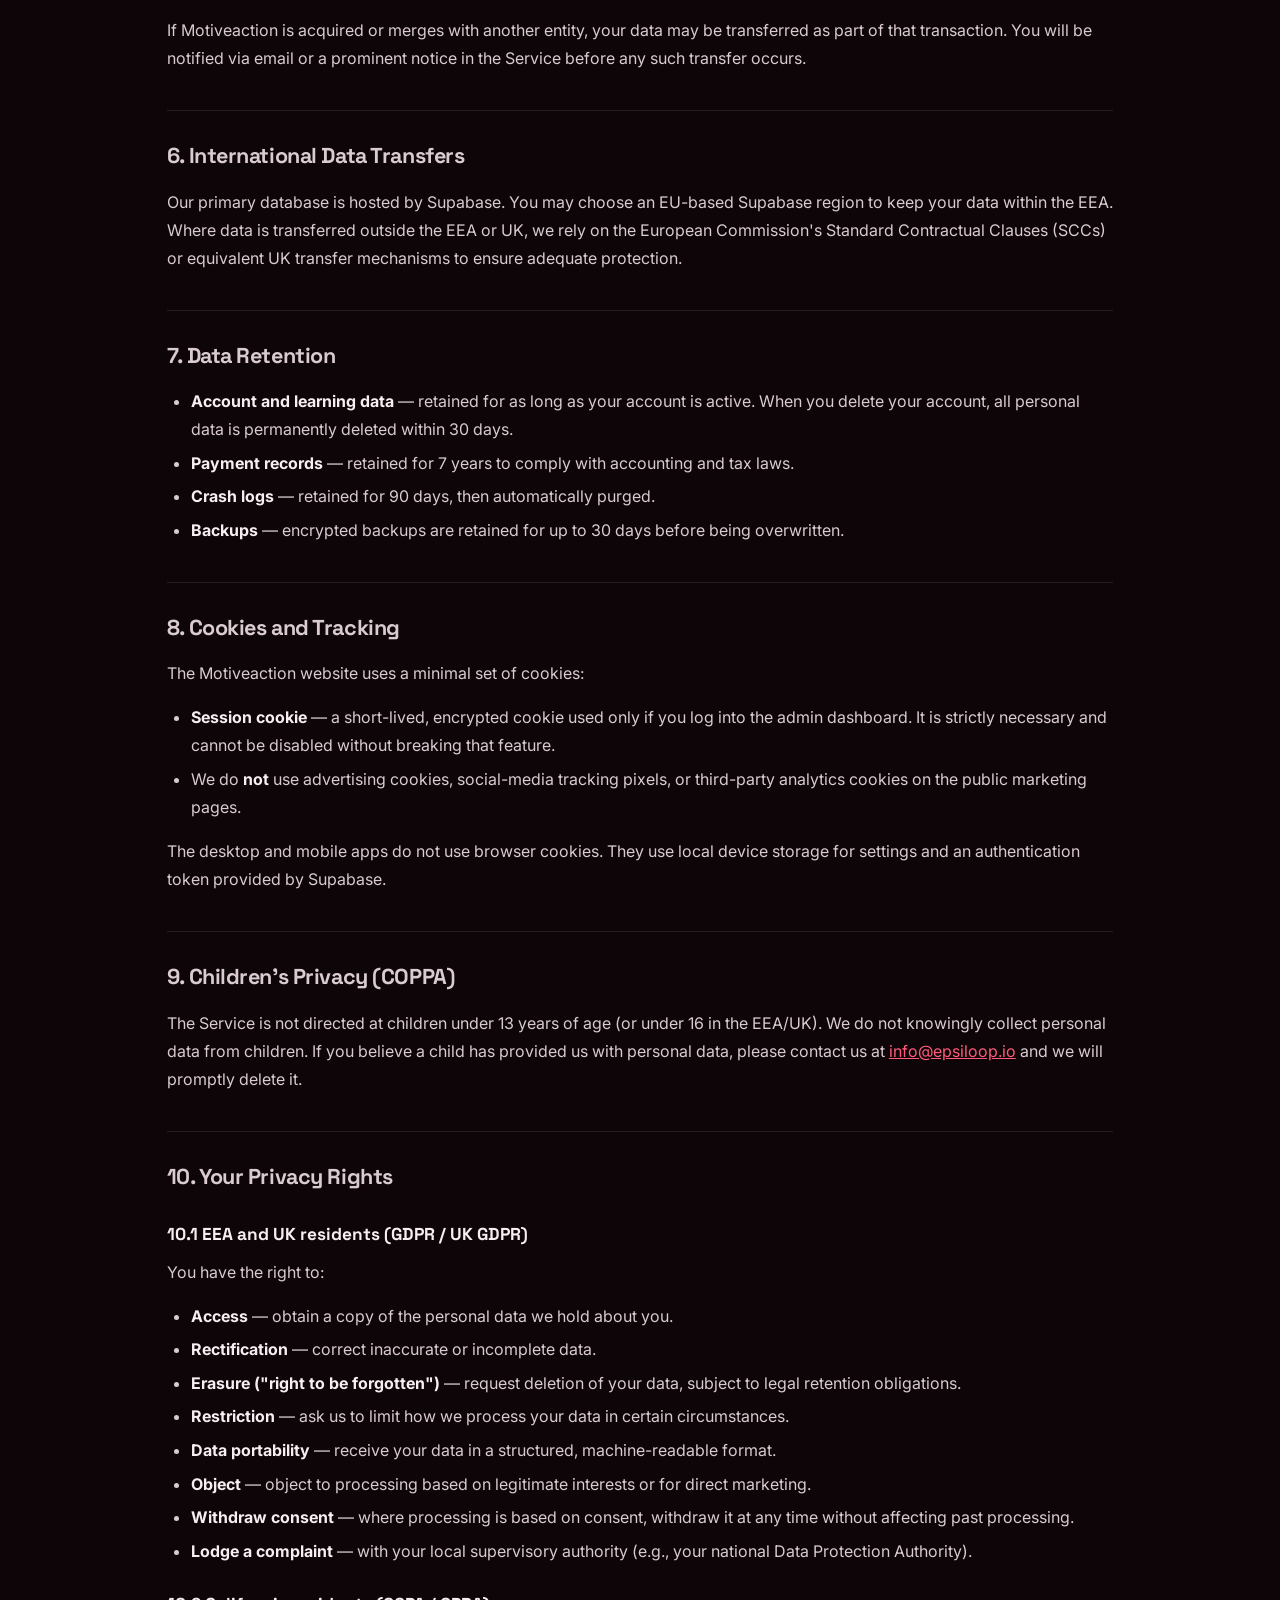
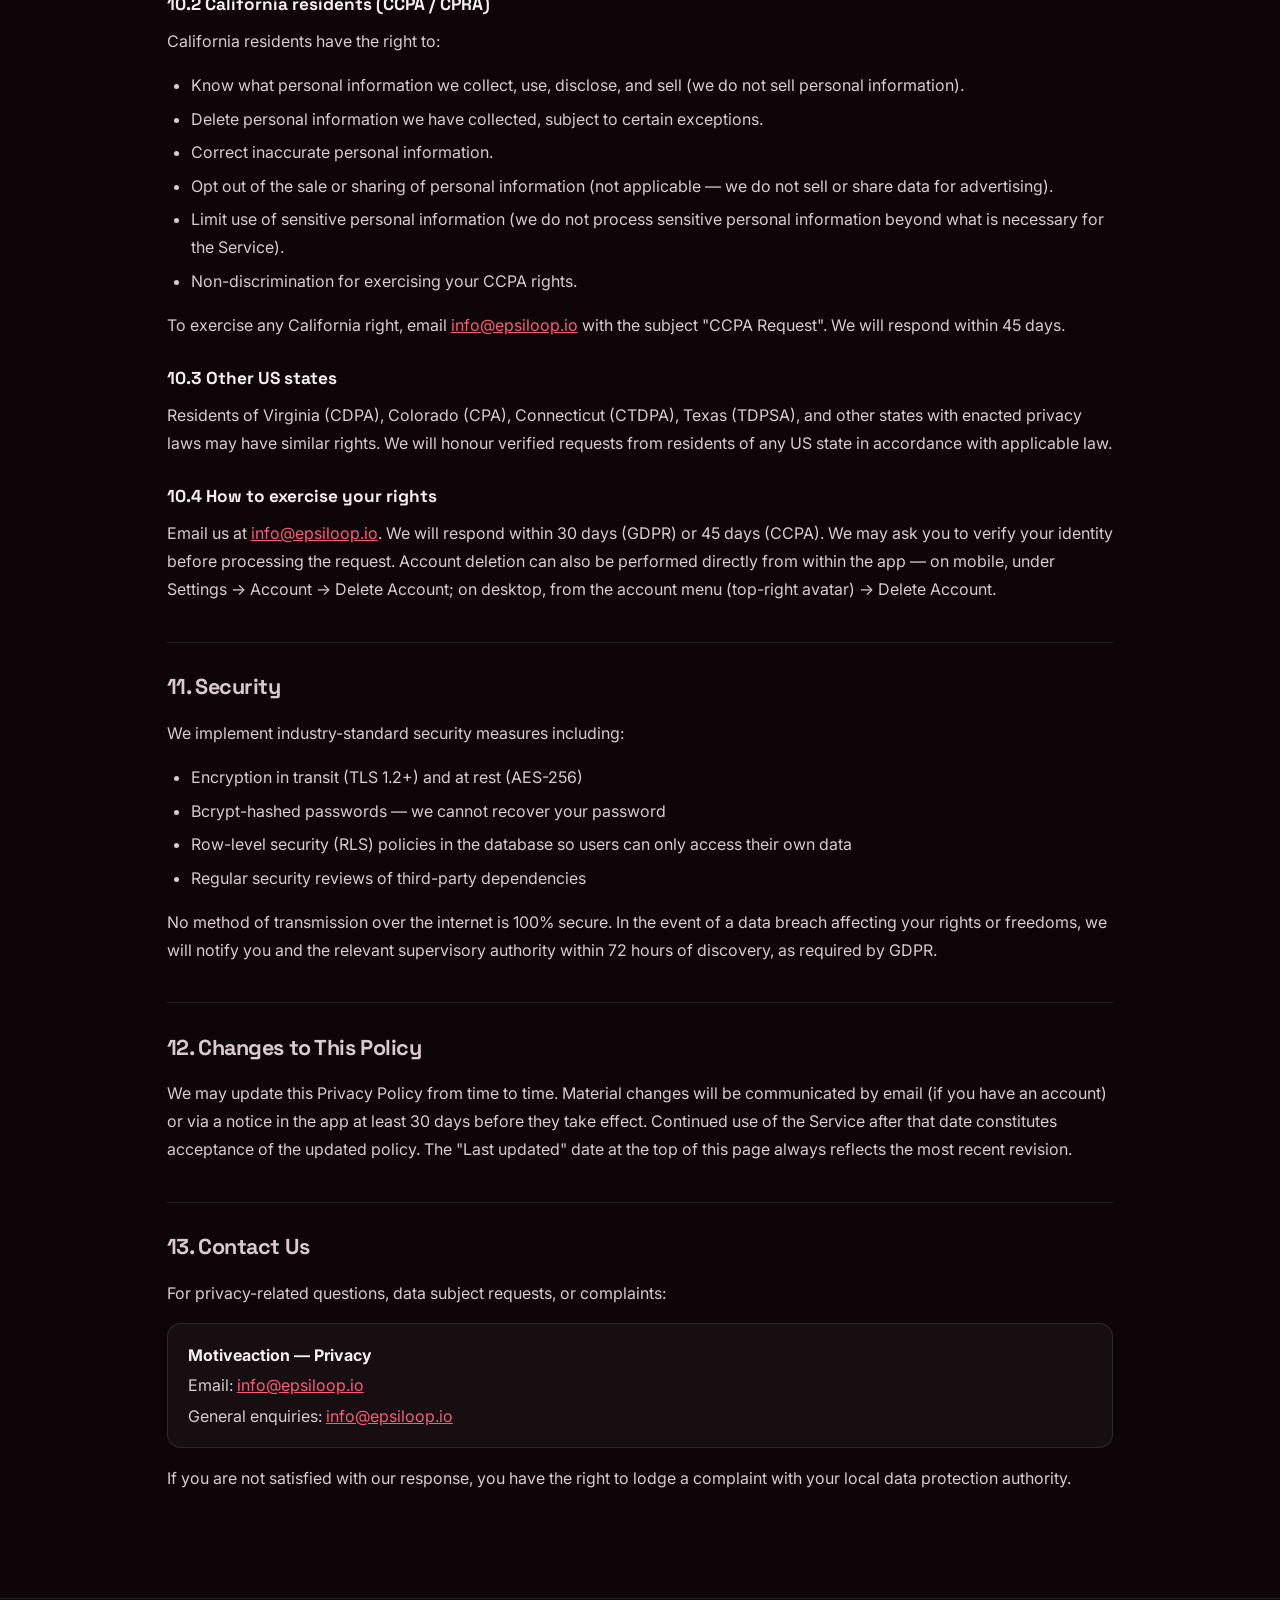
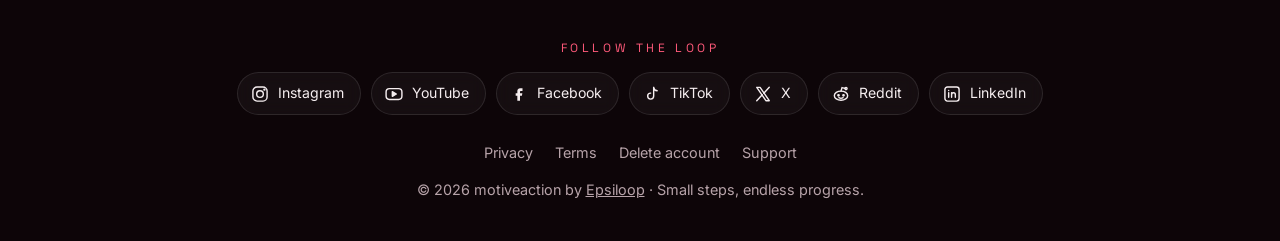
<file: privacy.html>
<!doctype html>
<html lang="en">
<head>
  <!-- Google Tag Manager -->
  <script>(function(w,d,s,l,i){w[l]=w[l]||[];w[l].push({"gtm.start":new Date().getTime(),event:"gtm.js"});var f=d.getElementsByTagName(s)[0],j=d.createElement(s),dl=l!="dataLayer"?"&l="+l:"";j.async=true;j.src="https://www.googletagmanager.com/gtm.js?id="+i+dl;f.parentNode.insertBefore(j,f);})(window,document,"script","dataLayer","GTM-TGGK56BC");</script>
  <!-- End Google Tag Manager -->
<meta charset="utf-8">
<meta name="viewport" content="width=device-width,initial-scale=1">
<title>Privacy Policy — MotiveAction</title>
<meta name="description" content="How MotiveAction collects, uses, and protects your personal data.">
<meta name="theme-color" content="#800020">
<link rel="canonical" href="https://motiveaction.epsiloop.io/privacy.html">
<meta name="robots" content="index,follow,max-image-preview:large">
<meta property="og:type" content="website">
<meta property="og:site_name" content="MotiveAction">
<meta property="og:title" content="Privacy Policy — MotiveAction">
<meta property="og:description" content="How MotiveAction collects, uses, and protects your personal data.">
<meta property="og:url" content="https://motiveaction.epsiloop.io/privacy.html">
<meta property="og:image" content="https://motiveaction.epsiloop.io/og-image.png">
<meta property="og:image:width" content="1200">
<meta property="og:image:height" content="630">
<meta property="og:locale" content="en_US">
<meta name="twitter:card" content="summary_large_image">
<meta name="twitter:title" content="Privacy Policy — MotiveAction">
<meta name="twitter:description" content="How MotiveAction collects, uses, and protects your personal data.">
<meta name="twitter:image" content="https://motiveaction.epsiloop.io/og-image.png">
<link rel="manifest" href="site.webmanifest">
<meta property="og:image:alt" content="Motiveaction — Privacy Policy">
<meta name="twitter:image:alt" content="Motiveaction — Privacy Policy">
<script type="application/ld+json">{"@context": "https://schema.org", "@type": "BreadcrumbList", "itemListElement": [{"@type": "ListItem", "position": 1, "name": "Motiveaction", "item": "https://motiveaction.epsiloop.io/"}, {"@type": "ListItem", "position": 2, "name": "Privacy Policy", "item": "https://motiveaction.epsiloop.io/privacy.html"}]}</script>
<link rel="icon" href="png/motiveaction-64.png" type="image/png">
<link rel="apple-touch-icon" href="png/motiveaction-180.png">
<link rel="preconnect" href="https://fonts.googleapis.com">
<link rel="preconnect" href="https://fonts.gstatic.com" crossorigin>
<link href="https://fonts.googleapis.com/css2?family=Space+Grotesk:wght@400;500;700&family=Inter:wght@400;500&display=swap" rel="stylesheet">
<link rel="stylesheet" href="style.css">
</head>
<body>
<!-- Google Tag Manager (noscript) -->
<noscript><iframe src="https://www.googletagmanager.com/ns.html?id=GTM-TGGK56BC" height="0" width="0" style="display:none;visibility:hidden"></iframe></noscript>
<!-- End Google Tag Manager (noscript) -->
<canvas id="bg" aria-hidden="true"></canvas>
<div class="glow" aria-hidden="true"></div>

<header class="nav">
  <a class="brand" href="/"><img class="brand-ico" src="png/motiveaction-64.png" alt="" width="34" height="34"><span>motiveaction</span></a>
  <nav>
    <a href="/#features">Features</a><a href="support.html">Support</a>
    <a href="https://epsiloop.io" class="nav-logo" aria-label="Epsiloop"><img src="logo.svg" alt="Epsiloop" width="30" height="30"></a>
    <div class="apps">
      <button class="apps-btn" aria-label="Our projects" aria-haspopup="true" aria-expanded="false"><i></i><i></i><i></i><i></i><i></i><i></i><i></i><i></i><i></i></button>
      <div class="apps-menu" role="menu">
        <a href="https://motiveaction.epsiloop.io" role="menuitem"><img src="apps/motiveaction.png" alt="" width="56" height="56">Motiveaction</a>
        <a href="https://epsivault.epsiloop.io" role="menuitem"><img src="apps/epsivault.png" alt="" width="56" height="56">EpsiVault</a>
        <a href="https://fraym.epsiloop.io" role="menuitem"><img src="apps/fraym.png" alt="" width="56" height="56">Fraym</a>
      </div>
    </div>
  </nav>
</header>

<main class="legal">
  <h1 class="reveal">Privacy Policy</h1>
  <p class="meta reveal">Effective date: June 29, 2026 &bull; Last updated: June 29, 2026</p>
  <div class="body">


      <p>MotiveAction ("we", "our", or "us") is committed to protecting your personal information. This Privacy Policy explains what data we collect, why we collect it, how we use and share it, and the rights you have over it.</p>
      <p>This policy applies to the MotiveAction desktop application (macOS, Windows, Linux), the Motiveaction mobile application (iOS and Android), and the website at <strong>motiveaction.app</strong> (collectively, the "Service").</p>

      
      <h2>1. Data Controller</h2>
      <p>The data controller responsible for your personal data is:</p>
      <address>
        <strong>Softs AV</strong> (operating as MotiveAction)<br>
        Email: <a href="mailto:info@epsiloop.io">info@epsiloop.io</a><br>
        Contact form: <a href="mailto:info@epsiloop.io">info@epsiloop.io</a>
      </address>
      <p>If you are located in the European Economic Area (EEA) or United Kingdom, you may also contact our EU/UK representative at the same address.</p>

      
      <h2>2. Personal Data We Collect</h2>

      <h3>2.1 Account data</h3>
      <p>When you create an account we collect:</p>
      <ul>
        <li>Email address (required for authentication)</li>
        <li>Password (stored as a cryptographic hash — we never see your raw password)</li>
        <li>Account creation date and timestamp</li>
        <li>Premium subscription status</li>
      </ul>

      <h3>2.2 Learning content you create</h3>
      <p>Topics, roadmap items, progress records, completion timestamps, and any notes you enter are stored to provide the core functionality of the Service. This content belongs to you.</p>

      <h3>2.3 Payment data</h3>
      <p>Premium subscriptions are processed by our third-party payment processor. We do <strong>not</strong> store your full card number, CVV, or bank details. We receive only a transaction reference, subscription status, and renewal date.</p>

      <h3>2.4 Device and usage data</h3>
      <p>We collect limited technical data to operate and improve the Service, including:</p>
      <ul>
        <li>Device type, operating system version, and app version</li>
        <li>Crash reports and error logs (anonymised where possible)</li>
        <li>Notification delivery status (sent / opened / dismissed)</li>
        <li>General feature usage patterns (e.g., which screens are visited)</li>
      </ul>
      <p>We do <strong>not</strong> use persistent advertising identifiers or sell usage data to advertisers.</p>

      <h3>2.5 Data you do not need to provide</h3>
      <p>The free tier of Motiveaction does not require an account. You can create roadmaps and use the app locally without providing any personal data. An account is only required to sync data across devices or to subscribe to Premium.</p>

      
      <h2>3. Legal Basis for Processing (EEA / UK Users)</h2>
      <p>If you are located in the EEA or UK, we process your personal data under the following legal bases:</p>
      <table>
        <thead>
          <tr><th>Processing activity</th><th>Legal basis</th></tr>
        </thead>
        <tbody>
          <tr><td>Creating and managing your account</td><td>Performance of a contract (Art. 6(1)(b) GDPR)</td></tr>
          <tr><td>Providing the core Service features</td><td>Performance of a contract (Art. 6(1)(b) GDPR)</td></tr>
          <tr><td>Processing Premium payments</td><td>Performance of a contract (Art. 6(1)(b) GDPR)</td></tr>
          <tr><td>Security monitoring and fraud prevention</td><td>Legitimate interests (Art. 6(1)(f) GDPR)</td></tr>
          <tr><td>Service improvement and crash analytics</td><td>Legitimate interests (Art. 6(1)(f) GDPR)</td></tr>
          <tr><td>Sending transactional emails (receipts, security alerts)</td><td>Performance of a contract (Art. 6(1)(b) GDPR)</td></tr>
          <tr><td>Sending optional product updates</td><td>Consent (Art. 6(1)(a) GDPR) — you may opt out at any time</td></tr>
          <tr><td>Compliance with legal obligations</td><td>Legal obligation (Art. 6(1)(c) GDPR)</td></tr>
        </tbody>
      </table>

      
      <h2>4. How We Use Your Data</h2>
      <ul>
        <li>To create and manage your account and authenticate you securely</li>
        <li>To sync your learning data across your devices</li>
        <li>To deliver desktop and mobile notifications as configured by you</li>
        <li>To process and manage your Premium subscription</li>
        <li>To respond to your support requests</li>
        <li>To detect and prevent fraud, abuse, and security incidents</li>
        <li>To monitor app stability and diagnose technical issues</li>
        <li>To comply with applicable legal obligations</li>
      </ul>
      <p>We do <strong>not</strong> use your learning content to train AI models or sell it to third parties.</p>

      
      <h2>5. Sharing Your Data</h2>
      <p>We do not sell, rent, or trade your personal data. We share data only with:</p>

      <h3>5.1 Infrastructure and service providers</h3>
      <ul>
        <li><strong>Supabase</strong> — database, authentication, and real-time sync (hosted on AWS in the US/EU). Supabase acts as a data processor under a Data Processing Agreement (DPA).</li>
        <li><strong>Payment processor</strong> — to handle subscription billing. They are independently PCI-DSS certified.</li>
        <li><strong>Error monitoring</strong> — crash and error reports (anonymised) may be processed by a monitoring provider.</li>
      </ul>

      <h3>5.2 Legal disclosures</h3>
      <p>We may disclose your data if required by law, court order, or governmental authority, or if necessary to protect the rights, property, or safety of Motiveaction, its users, or the public.</p>

      <h3>5.3 Business transfers</h3>
      <p>If Motiveaction is acquired or merges with another entity, your data may be transferred as part of that transaction. You will be notified via email or a prominent notice in the Service before any such transfer occurs.</p>

      
      <h2>6. International Data Transfers</h2>
      <p>Our primary database is hosted by Supabase. You may choose an EU-based Supabase region to keep your data within the EEA. Where data is transferred outside the EEA or UK, we rely on the European Commission's Standard Contractual Clauses (SCCs) or equivalent UK transfer mechanisms to ensure adequate protection.</p>

      
      <h2>7. Data Retention</h2>
      <ul>
        <li><strong>Account and learning data</strong> — retained for as long as your account is active. When you delete your account, all personal data is permanently deleted within 30 days.</li>
        <li><strong>Payment records</strong> — retained for 7 years to comply with accounting and tax laws.</li>
        <li><strong>Crash logs</strong> — retained for 90 days, then automatically purged.</li>
        <li><strong>Backups</strong> — encrypted backups are retained for up to 30 days before being overwritten.</li>
      </ul>

      
      <h2>8. Cookies and Tracking</h2>
      <p>The Motiveaction website uses a minimal set of cookies:</p>
      <ul>
        <li><strong>Session cookie</strong> — a short-lived, encrypted cookie used only if you log into the admin dashboard. It is strictly necessary and cannot be disabled without breaking that feature.</li>
        <li>We do <strong>not</strong> use advertising cookies, social-media tracking pixels, or third-party analytics cookies on the public marketing pages.</li>
      </ul>
      <p>The desktop and mobile apps do not use browser cookies. They use local device storage for settings and an authentication token provided by Supabase.</p>

      
      <h2>9. Children's Privacy (COPPA)</h2>
      <p>The Service is not directed at children under 13 years of age (or under 16 in the EEA/UK). We do not knowingly collect personal data from children. If you believe a child has provided us with personal data, please contact us at <a href="mailto:info@epsiloop.io">info@epsiloop.io</a> and we will promptly delete it.</p>

      
      <h2>10. Your Privacy Rights</h2>

      <h3>10.1 EEA and UK residents (GDPR / UK GDPR)</h3>
      <p>You have the right to:</p>
      <ul>
        <li><strong>Access</strong> — obtain a copy of the personal data we hold about you.</li>
        <li><strong>Rectification</strong> — correct inaccurate or incomplete data.</li>
        <li><strong>Erasure ("right to be forgotten")</strong> — request deletion of your data, subject to legal retention obligations.</li>
        <li><strong>Restriction</strong> — ask us to limit how we process your data in certain circumstances.</li>
        <li><strong>Data portability</strong> — receive your data in a structured, machine-readable format.</li>
        <li><strong>Object</strong> — object to processing based on legitimate interests or for direct marketing.</li>
        <li><strong>Withdraw consent</strong> — where processing is based on consent, withdraw it at any time without affecting past processing.</li>
        <li><strong>Lodge a complaint</strong> — with your local supervisory authority (e.g., your national Data Protection Authority).</li>
      </ul>

      <h3>10.2 California residents (CCPA / CPRA)</h3>
      <p>California residents have the right to:</p>
      <ul>
        <li>Know what personal information we collect, use, disclose, and sell (we do not sell personal information).</li>
        <li>Delete personal information we have collected, subject to certain exceptions.</li>
        <li>Correct inaccurate personal information.</li>
        <li>Opt out of the sale or sharing of personal information (not applicable — we do not sell or share data for advertising).</li>
        <li>Limit use of sensitive personal information (we do not process sensitive personal information beyond what is necessary for the Service).</li>
        <li>Non-discrimination for exercising your CCPA rights.</li>
      </ul>
      <p>To exercise any California right, email <a href="mailto:info@epsiloop.io">info@epsiloop.io</a> with the subject "CCPA Request". We will respond within 45 days.</p>

      <h3>10.3 Other US states</h3>
      <p>Residents of Virginia (CDPA), Colorado (CPA), Connecticut (CTDPA), Texas (TDPSA), and other states with enacted privacy laws may have similar rights. We will honour verified requests from residents of any US state in accordance with applicable law.</p>

      <h3>10.4 How to exercise your rights</h3>
      <p>Email us at <a href="mailto:info@epsiloop.io">info@epsiloop.io</a>. We will respond within 30 days (GDPR) or 45 days (CCPA). We may ask you to verify your identity before processing the request. Account deletion can also be performed directly from within the app — on mobile, under Settings → Account → Delete Account; on desktop, from the account menu (top-right avatar) → Delete Account.</p>

      
      <h2>11. Security</h2>
      <p>We implement industry-standard security measures including:</p>
      <ul>
        <li>Encryption in transit (TLS 1.2+) and at rest (AES-256)</li>
        <li>Bcrypt-hashed passwords — we cannot recover your password</li>
        <li>Row-level security (RLS) policies in the database so users can only access their own data</li>
        <li>Regular security reviews of third-party dependencies</li>
      </ul>
      <p>No method of transmission over the internet is 100% secure. In the event of a data breach affecting your rights or freedoms, we will notify you and the relevant supervisory authority within 72 hours of discovery, as required by GDPR.</p>

      
      <h2>12. Changes to This Policy</h2>
      <p>We may update this Privacy Policy from time to time. Material changes will be communicated by email (if you have an account) or via a notice in the app at least 30 days before they take effect. Continued use of the Service after that date constitutes acceptance of the updated policy. The "Last updated" date at the top of this page always reflects the most recent revision.</p>

      
      <h2>13. Contact Us</h2>
      <p>For privacy-related questions, data subject requests, or complaints:</p>
      <address>
        <strong>Motiveaction — Privacy</strong><br>
        Email: <a href="mailto:info@epsiloop.io">info@epsiloop.io</a><br>
        General enquiries: <a href="mailto:info@epsiloop.io">info@epsiloop.io</a>
      </address>
      <p>If you are not satisfied with our response, you have the right to lodge a complaint with your local data protection authority.</p>

    
  </div>
</main>

<footer>
  <div class="social-wrap"><p class="social-title">Follow the loop</p><div class="social"><a href="https://www.instagram.com/epsiloop.io" target="_blank" rel="noopener noreferrer" style="--c:#e1306c" aria-label="Epsiloop on Instagram"><svg viewBox="0 0 24 24" fill="none" stroke="currentColor" stroke-width="1.7" stroke-linecap="round" stroke-linejoin="round" aria-hidden="true"><rect x="3.5" y="3.5" width="17" height="17" rx="5"/><circle cx="12" cy="12" r="4"/><circle cx="17.3" cy="6.7" r=".6" fill="currentColor"/></svg><span>Instagram</span></a><a href="https://www.youtube.com/@epsiloop" target="_blank" rel="noopener noreferrer" style="--c:#ff2d2d" aria-label="Epsiloop on YouTube"><svg viewBox="0 0 24 24" fill="none" stroke="currentColor" stroke-width="1.7" stroke-linecap="round" stroke-linejoin="round" aria-hidden="true"><rect x="2.5" y="5.5" width="19" height="13" rx="4"/><path d="M10 9.2v5.6l4.8-2.8z" fill="currentColor"/></svg><span>YouTube</span></a><a href="https://www.facebook.com/profile.php?id=61596055442899" target="_blank" rel="noopener noreferrer" style="--c:#4c8dff" aria-label="Epsiloop on Facebook"><svg viewBox="0 0 24 24" fill="none" stroke="currentColor" stroke-width="1.7" stroke-linecap="round" stroke-linejoin="round" aria-hidden="true"><path d="M14 8.5h2.2V5h-2.7C11 5 10 6.6 10 8.6V11H8v3.2h2V20h3.2v-5.8h2.3l.5-3.2h-2.8V9.2c0-.5.3-.7.8-.7z" fill="currentColor" stroke="none"/></svg><span>Facebook</span></a><a href="https://www.tiktok.com/@epsiloop" target="_blank" rel="noopener noreferrer" style="--c:#25f4ee" aria-label="Epsiloop on TikTok"><svg viewBox="0 0 24 24" fill="none" stroke="currentColor" stroke-width="1.7" stroke-linecap="round" stroke-linejoin="round" aria-hidden="true"><path d="M14 4v10.5a3.6 3.6 0 1 1-3.6-3.6M14 4c.3 2.3 1.9 3.9 4.2 4.1"/></svg><span>TikTok</span></a><a href="https://x.com/epsiloopio" target="_blank" rel="noopener noreferrer" style="--c:#ffffff" aria-label="Epsiloop on X"><svg viewBox="0 0 24 24" fill="none" stroke="currentColor" stroke-width="1.7" stroke-linecap="round" stroke-linejoin="round" aria-hidden="true"><path d="M4.5 4h4l11 16h-4z"/><path d="M4.5 20l6.6-7M13 11l6.5-7"/></svg><span>X</span></a><a href="https://www.reddit.com/r/epsiloop/" target="_blank" rel="noopener noreferrer" style="--c:#ff6a2b" aria-label="Epsiloop on Reddit"><svg viewBox="0 0 24 24" fill="none" stroke="currentColor" stroke-width="1.7" stroke-linecap="round" stroke-linejoin="round" aria-hidden="true"><ellipse cx="12" cy="14" rx="8" ry="5.5"/><circle cx="9" cy="13.5" r=".8" fill="currentColor"/><circle cx="15" cy="13.5" r=".8" fill="currentColor"/><path d="M9.5 16.3c1.5 1 3.5 1 5 0M12 8.5l1.2-4.2 3.6.9"/><circle cx="18" cy="5.5" r="1.3"/></svg><span>Reddit</span></a><a href="https://www.linkedin.com/company/epsiloop-io" target="_blank" rel="noopener noreferrer" style="--c:#0a66c2" aria-label="Epsiloop on LinkedIn"><svg viewBox="0 0 24 24" fill="none" stroke="currentColor" stroke-width="1.7" stroke-linecap="round" stroke-linejoin="round" aria-hidden="true"><rect x="3.5" y="3.5" width="17" height="17" rx="3"/><path d="M8 10.5V16M8 7.8v.1M11.5 16v-5.5M11.5 13c0-1.6 1-2.6 2.4-2.6s2.1 1 2.1 2.5V16"/></svg><span>LinkedIn</span></a></div></div>
    <div class="links"><a href="privacy.html">Privacy</a><a href="terms.html">Terms</a><a href="delete-account.html">Delete account</a><a href="support.html">Support</a></div>
  © <span id="y"></span> motiveaction by <a href="https://epsiloop.io" style="color:inherit">Epsiloop</a> · Small steps, endless progress.
</footer>
<script src="script.js"></script>
</body>
</html>
</file>
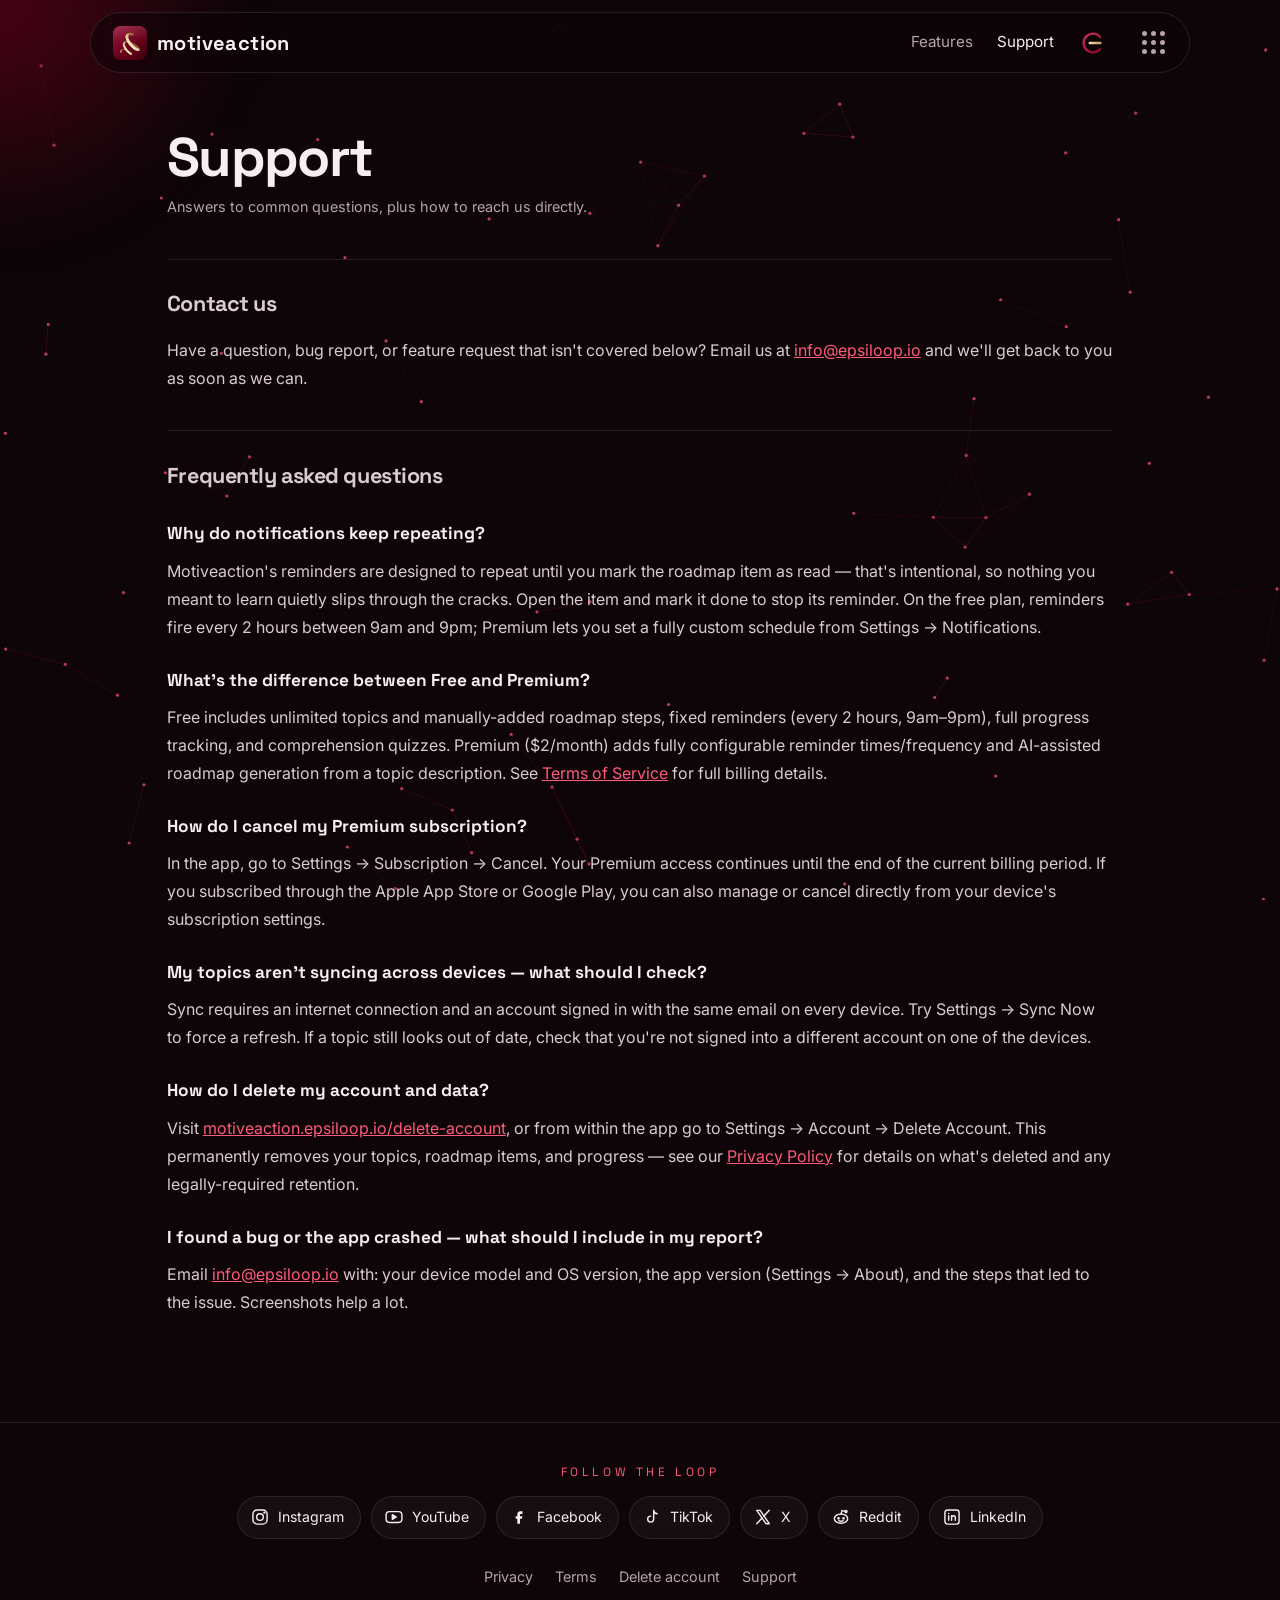
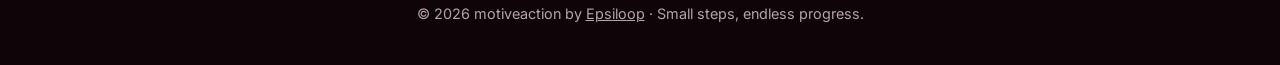
<file: support.html>
<!doctype html>
<html lang="en">
<head>
  <!-- Google Tag Manager -->
  <script>(function(w,d,s,l,i){w[l]=w[l]||[];w[l].push({"gtm.start":new Date().getTime(),event:"gtm.js"});var f=d.getElementsByTagName(s)[0],j=d.createElement(s),dl=l!="dataLayer"?"&l="+l:"";j.async=true;j.src="https://www.googletagmanager.com/gtm.js?id="+i+dl;f.parentNode.insertBefore(j,f);})(window,document,"script","dataLayer","GTM-TGGK56BC");</script>
  <!-- End Google Tag Manager -->
<meta charset="utf-8">
<meta name="viewport" content="width=device-width,initial-scale=1">
<title>Support — MotiveAction</title>
<meta name="description" content="FAQs and contact details for MotiveAction.">
<meta name="theme-color" content="#800020">
<link rel="canonical" href="https://motiveaction.epsiloop.io/support.html">
<meta name="robots" content="index,follow,max-image-preview:large">
<meta property="og:type" content="website">
<meta property="og:site_name" content="MotiveAction">
<meta property="og:title" content="Support — MotiveAction">
<meta property="og:description" content="FAQs and contact details for MotiveAction.">
<meta property="og:url" content="https://motiveaction.epsiloop.io/support.html">
<meta property="og:image" content="https://motiveaction.epsiloop.io/og-image.png">
<meta property="og:image:width" content="1200">
<meta property="og:image:height" content="630">
<meta property="og:locale" content="en_US">
<meta name="twitter:card" content="summary_large_image">
<meta name="twitter:title" content="Support — MotiveAction">
<meta name="twitter:description" content="FAQs and contact details for MotiveAction.">
<meta name="twitter:image" content="https://motiveaction.epsiloop.io/og-image.png">
<link rel="manifest" href="site.webmanifest">
<meta property="og:image:alt" content="Motiveaction — Support">
<meta name="twitter:image:alt" content="Motiveaction — Support">
<script type="application/ld+json">{"@context": "https://schema.org", "@type": "BreadcrumbList", "itemListElement": [{"@type": "ListItem", "position": 1, "name": "Motiveaction", "item": "https://motiveaction.epsiloop.io/"}, {"@type": "ListItem", "position": 2, "name": "Support", "item": "https://motiveaction.epsiloop.io/support.html"}]}</script>
<link rel="icon" href="png/motiveaction-64.png" type="image/png">
<link rel="apple-touch-icon" href="png/motiveaction-180.png">
<link rel="preconnect" href="https://fonts.googleapis.com">
<link rel="preconnect" href="https://fonts.gstatic.com" crossorigin>
<link href="https://fonts.googleapis.com/css2?family=Space+Grotesk:wght@400;500;700&family=Inter:wght@400;500&display=swap" rel="stylesheet">
<link rel="stylesheet" href="style.css">
</head>
<body>
<!-- Google Tag Manager (noscript) -->
<noscript><iframe src="https://www.googletagmanager.com/ns.html?id=GTM-TGGK56BC" height="0" width="0" style="display:none;visibility:hidden"></iframe></noscript>
<!-- End Google Tag Manager (noscript) -->
<canvas id="bg" aria-hidden="true"></canvas>
<div class="glow" aria-hidden="true"></div>

<header class="nav">
  <a class="brand" href="/"><img class="brand-ico" src="png/motiveaction-64.png" alt="" width="34" height="34"><span>motiveaction</span></a>
  <nav>
    <a href="/#features">Features</a><a href="support.html" class="active">Support</a>
    <a href="https://epsiloop.io" class="nav-logo" aria-label="Epsiloop"><img src="logo.svg" alt="Epsiloop" width="30" height="30"></a>
    <div class="apps">
      <button class="apps-btn" aria-label="Our projects" aria-haspopup="true" aria-expanded="false"><i></i><i></i><i></i><i></i><i></i><i></i><i></i><i></i><i></i></button>
      <div class="apps-menu" role="menu">
        <a href="https://motiveaction.epsiloop.io" role="menuitem"><img src="apps/motiveaction.png" alt="" width="56" height="56">Motiveaction</a>
        <a href="https://epsivault.epsiloop.io" role="menuitem"><img src="apps/epsivault.png" alt="" width="56" height="56">EpsiVault</a>
        <a href="https://fraym.epsiloop.io" role="menuitem"><img src="apps/fraym.png" alt="" width="56" height="56">Fraym</a>
      </div>
    </div>
  </nav>
</header>

<main class="legal">
  <h1 class="reveal">Support</h1>
  <p class="meta reveal">Answers to common questions, plus how to reach us directly.</p>
  <div class="body">


      <h2>Contact us</h2>
      <p>Have a question, bug report, or feature request that isn't covered below? Email us at <a href="mailto:info@epsiloop.io">info@epsiloop.io</a> and we'll get back to you as soon as we can.</p>

      <h2>Frequently asked questions</h2>

      <h3>Why do notifications keep repeating?</h3>
      <p>Motiveaction's reminders are designed to repeat until you mark the roadmap item as read — that's intentional, so nothing you meant to learn quietly slips through the cracks. Open the item and mark it done to stop its reminder. On the free plan, reminders fire every 2 hours between 9am and 9pm; Premium lets you set a fully custom schedule from Settings → Notifications.</p>

      <h3>What's the difference between Free and Premium?</h3>
      <p>Free includes unlimited topics and manually-added roadmap steps, fixed reminders (every 2 hours, 9am–9pm), full progress tracking, and comprehension quizzes. Premium ($2/month) adds fully configurable reminder times/frequency and AI-assisted roadmap generation from a topic description. See <a href="terms.html">Terms of Service</a> for full billing details.</p>

      <h3>How do I cancel my Premium subscription?</h3>
      <p>In the app, go to Settings → Subscription → Cancel. Your Premium access continues until the end of the current billing period. If you subscribed through the Apple App Store or Google Play, you can also manage or cancel directly from your device's subscription settings.</p>

      <h3>My topics aren't syncing across devices — what should I check?</h3>
      <p>Sync requires an internet connection and an account signed in with the same email on every device. Try Settings → Sync Now to force a refresh. If a topic still looks out of date, check that you're not signed into a different account on one of the devices.</p>

      <h3>How do I delete my account and data?</h3>
      <p>Visit <a href="delete-account.html">motiveaction.epsiloop.io/delete-account</a>, or from within the app go to Settings → Account → Delete Account. This permanently removes your topics, roadmap items, and progress — see our <a href="privacy.html">Privacy Policy</a> for details on what's deleted and any legally-required retention.</p>

      <h3>I found a bug or the app crashed — what should I include in my report?</h3>
      <p>Email <a href="mailto:info@epsiloop.io">info@epsiloop.io</a> with: your device model and OS version, the app version (Settings → About), and the steps that led to the issue. Screenshots help a lot.</p>

    
  </div>
</main>

<footer>
  <div class="social-wrap"><p class="social-title">Follow the loop</p><div class="social"><a href="https://www.instagram.com/epsiloop.io" target="_blank" rel="noopener noreferrer" style="--c:#e1306c" aria-label="Epsiloop on Instagram"><svg viewBox="0 0 24 24" fill="none" stroke="currentColor" stroke-width="1.7" stroke-linecap="round" stroke-linejoin="round" aria-hidden="true"><rect x="3.5" y="3.5" width="17" height="17" rx="5"/><circle cx="12" cy="12" r="4"/><circle cx="17.3" cy="6.7" r=".6" fill="currentColor"/></svg><span>Instagram</span></a><a href="https://www.youtube.com/@epsiloop" target="_blank" rel="noopener noreferrer" style="--c:#ff2d2d" aria-label="Epsiloop on YouTube"><svg viewBox="0 0 24 24" fill="none" stroke="currentColor" stroke-width="1.7" stroke-linecap="round" stroke-linejoin="round" aria-hidden="true"><rect x="2.5" y="5.5" width="19" height="13" rx="4"/><path d="M10 9.2v5.6l4.8-2.8z" fill="currentColor"/></svg><span>YouTube</span></a><a href="https://www.facebook.com/profile.php?id=61596055442899" target="_blank" rel="noopener noreferrer" style="--c:#4c8dff" aria-label="Epsiloop on Facebook"><svg viewBox="0 0 24 24" fill="none" stroke="currentColor" stroke-width="1.7" stroke-linecap="round" stroke-linejoin="round" aria-hidden="true"><path d="M14 8.5h2.2V5h-2.7C11 5 10 6.6 10 8.6V11H8v3.2h2V20h3.2v-5.8h2.3l.5-3.2h-2.8V9.2c0-.5.3-.7.8-.7z" fill="currentColor" stroke="none"/></svg><span>Facebook</span></a><a href="https://www.tiktok.com/@epsiloop" target="_blank" rel="noopener noreferrer" style="--c:#25f4ee" aria-label="Epsiloop on TikTok"><svg viewBox="0 0 24 24" fill="none" stroke="currentColor" stroke-width="1.7" stroke-linecap="round" stroke-linejoin="round" aria-hidden="true"><path d="M14 4v10.5a3.6 3.6 0 1 1-3.6-3.6M14 4c.3 2.3 1.9 3.9 4.2 4.1"/></svg><span>TikTok</span></a><a href="https://x.com/epsiloopio" target="_blank" rel="noopener noreferrer" style="--c:#ffffff" aria-label="Epsiloop on X"><svg viewBox="0 0 24 24" fill="none" stroke="currentColor" stroke-width="1.7" stroke-linecap="round" stroke-linejoin="round" aria-hidden="true"><path d="M4.5 4h4l11 16h-4z"/><path d="M4.5 20l6.6-7M13 11l6.5-7"/></svg><span>X</span></a><a href="https://www.reddit.com/r/epsiloop/" target="_blank" rel="noopener noreferrer" style="--c:#ff6a2b" aria-label="Epsiloop on Reddit"><svg viewBox="0 0 24 24" fill="none" stroke="currentColor" stroke-width="1.7" stroke-linecap="round" stroke-linejoin="round" aria-hidden="true"><ellipse cx="12" cy="14" rx="8" ry="5.5"/><circle cx="9" cy="13.5" r=".8" fill="currentColor"/><circle cx="15" cy="13.5" r=".8" fill="currentColor"/><path d="M9.5 16.3c1.5 1 3.5 1 5 0M12 8.5l1.2-4.2 3.6.9"/><circle cx="18" cy="5.5" r="1.3"/></svg><span>Reddit</span></a><a href="https://www.linkedin.com/company/epsiloop-io" target="_blank" rel="noopener noreferrer" style="--c:#0a66c2" aria-label="Epsiloop on LinkedIn"><svg viewBox="0 0 24 24" fill="none" stroke="currentColor" stroke-width="1.7" stroke-linecap="round" stroke-linejoin="round" aria-hidden="true"><rect x="3.5" y="3.5" width="17" height="17" rx="3"/><path d="M8 10.5V16M8 7.8v.1M11.5 16v-5.5M11.5 13c0-1.6 1-2.6 2.4-2.6s2.1 1 2.1 2.5V16"/></svg><span>LinkedIn</span></a></div></div>
    <div class="links"><a href="privacy.html">Privacy</a><a href="terms.html">Terms</a><a href="delete-account.html">Delete account</a><a href="support.html">Support</a></div>
  © <span id="y"></span> motiveaction by <a href="https://epsiloop.io" style="color:inherit">Epsiloop</a> · Small steps, endless progress.
</footer>
<script src="script.js"></script>
</body>
</html>
</file>
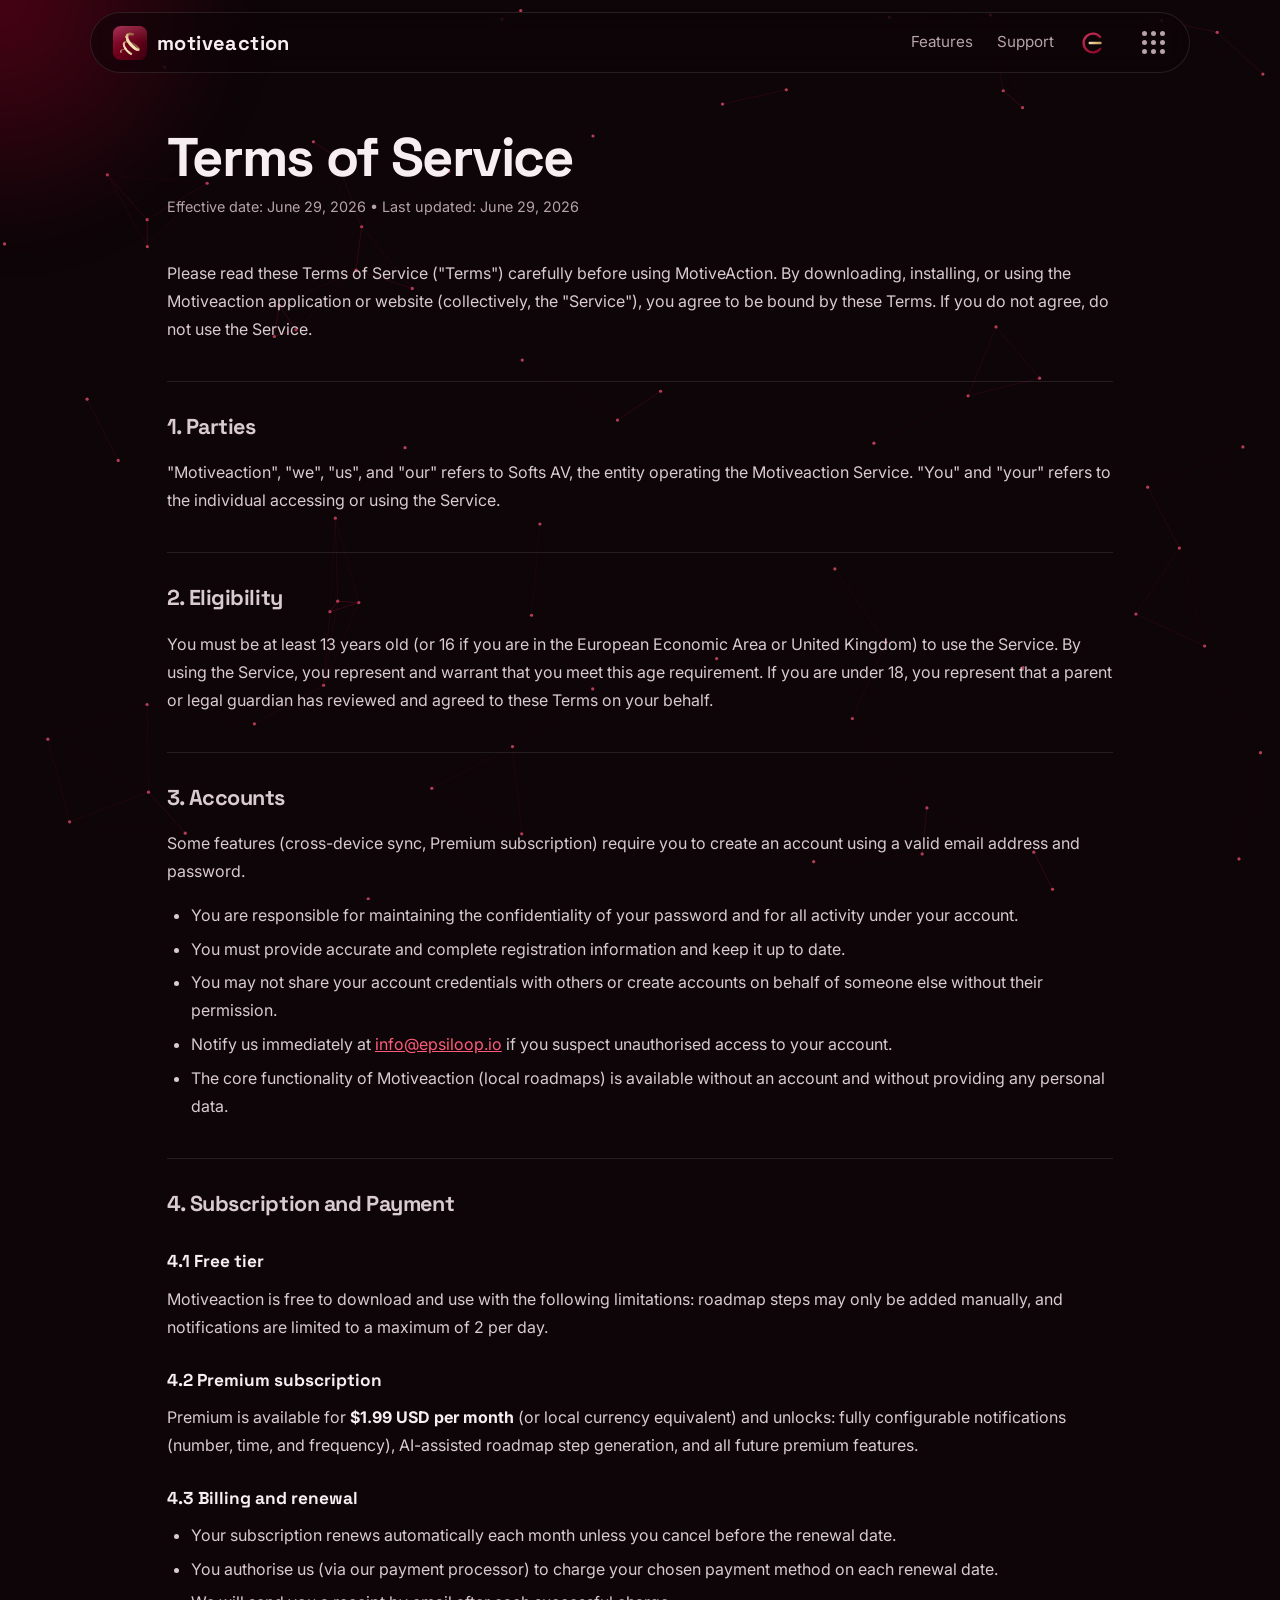
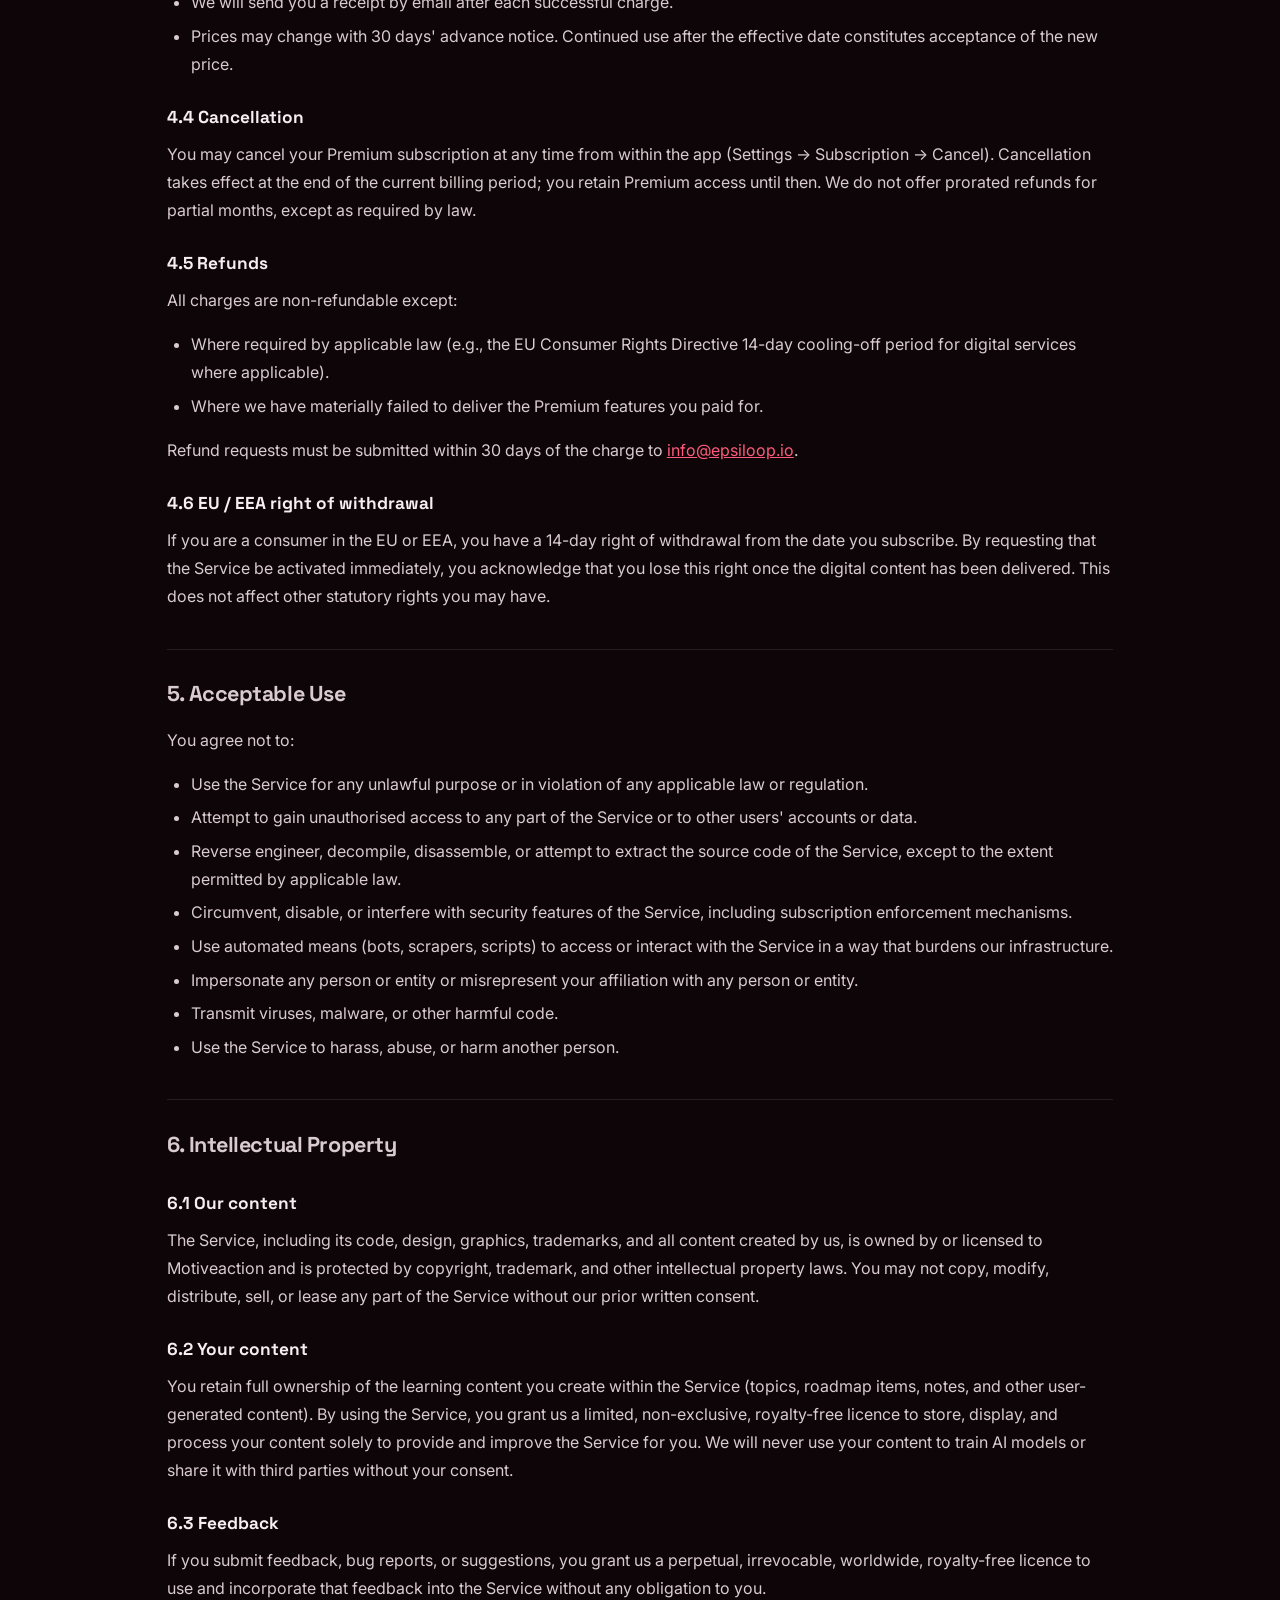
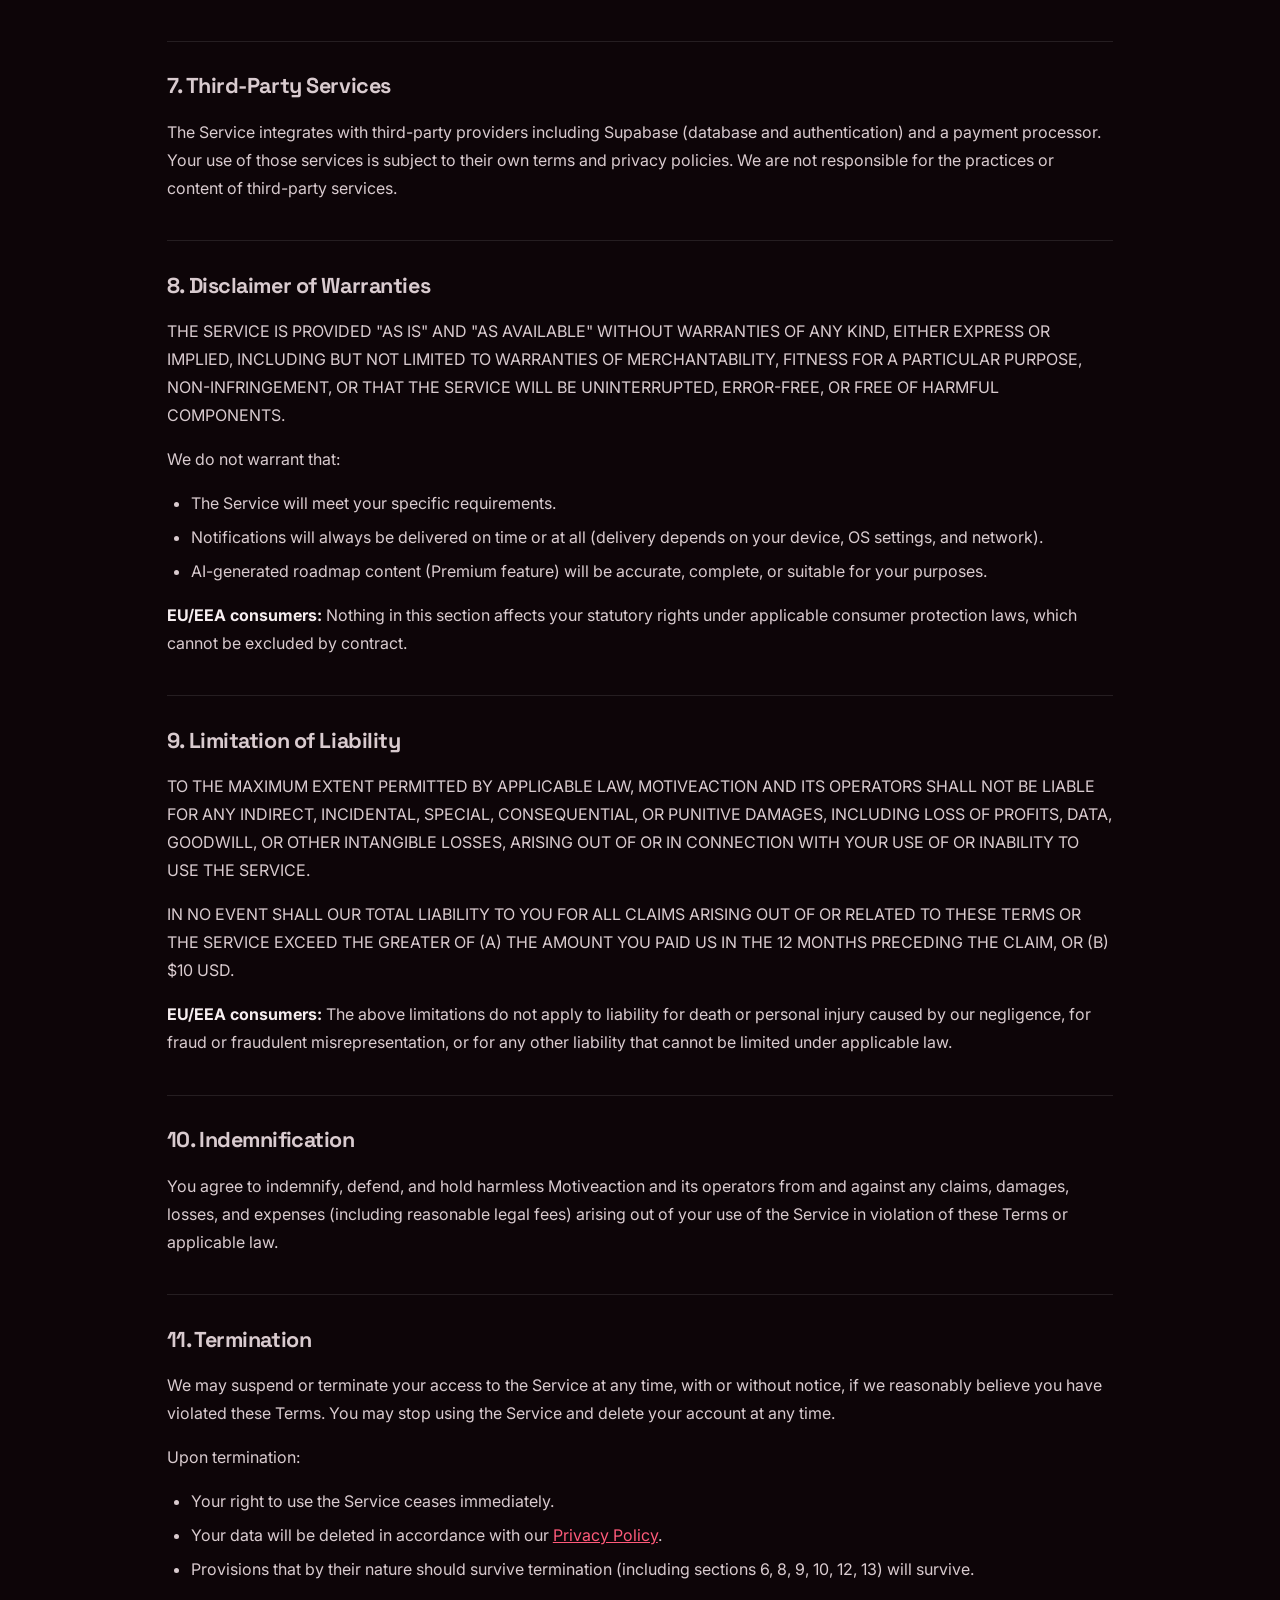
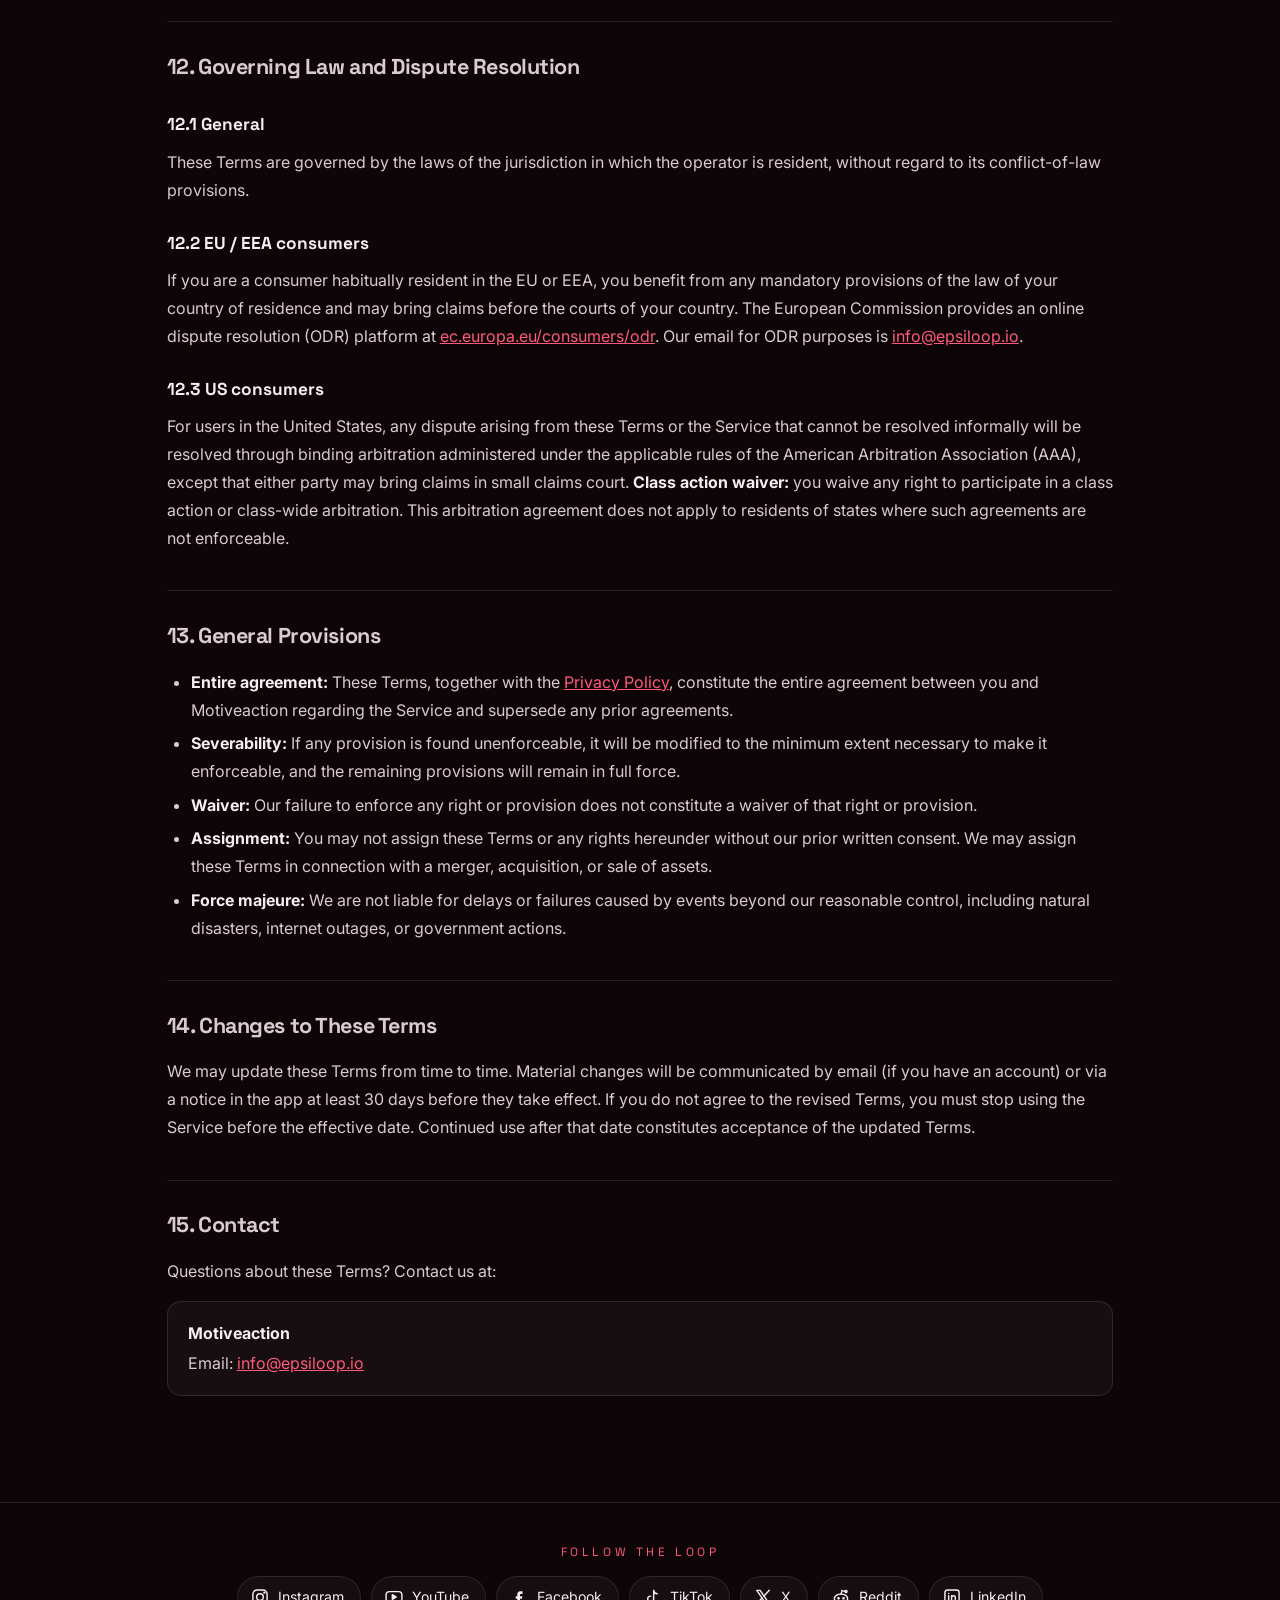
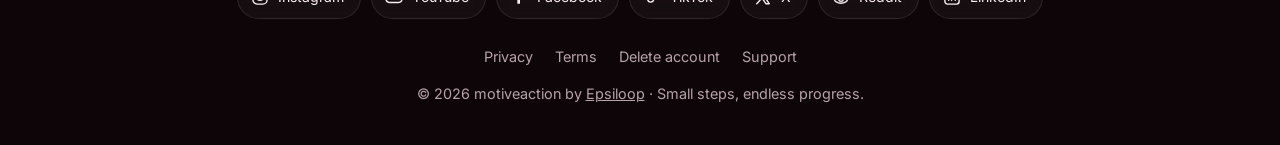
<file: terms.html>
<!doctype html>
<html lang="en">
<head>
  <!-- Google Tag Manager -->
  <script>(function(w,d,s,l,i){w[l]=w[l]||[];w[l].push({"gtm.start":new Date().getTime(),event:"gtm.js"});var f=d.getElementsByTagName(s)[0],j=d.createElement(s),dl=l!="dataLayer"?"&l="+l:"";j.async=true;j.src="https://www.googletagmanager.com/gtm.js?id="+i+dl;f.parentNode.insertBefore(j,f);})(window,document,"script","dataLayer","GTM-TGGK56BC");</script>
  <!-- End Google Tag Manager -->
<meta charset="utf-8">
<meta name="viewport" content="width=device-width,initial-scale=1">
<title>Terms of Service — MotiveAction</title>
<meta name="description" content="The terms governing your use of the MotiveAction app and website.">
<meta name="theme-color" content="#800020">
<link rel="canonical" href="https://motiveaction.epsiloop.io/terms.html">
<meta name="robots" content="index,follow,max-image-preview:large">
<meta property="og:type" content="website">
<meta property="og:site_name" content="MotiveAction">
<meta property="og:title" content="Terms of Service — MotiveAction">
<meta property="og:description" content="The terms governing your use of the MotiveAction app and website.">
<meta property="og:url" content="https://motiveaction.epsiloop.io/terms.html">
<meta property="og:image" content="https://motiveaction.epsiloop.io/og-image.png">
<meta property="og:image:width" content="1200">
<meta property="og:image:height" content="630">
<meta property="og:locale" content="en_US">
<meta name="twitter:card" content="summary_large_image">
<meta name="twitter:title" content="Terms of Service — MotiveAction">
<meta name="twitter:description" content="The terms governing your use of the MotiveAction app and website.">
<meta name="twitter:image" content="https://motiveaction.epsiloop.io/og-image.png">
<link rel="manifest" href="site.webmanifest">
<meta property="og:image:alt" content="Motiveaction — Terms of Service">
<meta name="twitter:image:alt" content="Motiveaction — Terms of Service">
<script type="application/ld+json">{"@context": "https://schema.org", "@type": "BreadcrumbList", "itemListElement": [{"@type": "ListItem", "position": 1, "name": "Motiveaction", "item": "https://motiveaction.epsiloop.io/"}, {"@type": "ListItem", "position": 2, "name": "Terms of Service", "item": "https://motiveaction.epsiloop.io/terms.html"}]}</script>
<link rel="icon" href="png/motiveaction-64.png" type="image/png">
<link rel="apple-touch-icon" href="png/motiveaction-180.png">
<link rel="preconnect" href="https://fonts.googleapis.com">
<link rel="preconnect" href="https://fonts.gstatic.com" crossorigin>
<link href="https://fonts.googleapis.com/css2?family=Space+Grotesk:wght@400;500;700&family=Inter:wght@400;500&display=swap" rel="stylesheet">
<link rel="stylesheet" href="style.css">
</head>
<body>
<!-- Google Tag Manager (noscript) -->
<noscript><iframe src="https://www.googletagmanager.com/ns.html?id=GTM-TGGK56BC" height="0" width="0" style="display:none;visibility:hidden"></iframe></noscript>
<!-- End Google Tag Manager (noscript) -->
<canvas id="bg" aria-hidden="true"></canvas>
<div class="glow" aria-hidden="true"></div>

<header class="nav">
  <a class="brand" href="/"><img class="brand-ico" src="png/motiveaction-64.png" alt="" width="34" height="34"><span>motiveaction</span></a>
  <nav>
    <a href="/#features">Features</a><a href="support.html">Support</a>
    <a href="https://epsiloop.io" class="nav-logo" aria-label="Epsiloop"><img src="logo.svg" alt="Epsiloop" width="30" height="30"></a>
    <div class="apps">
      <button class="apps-btn" aria-label="Our projects" aria-haspopup="true" aria-expanded="false"><i></i><i></i><i></i><i></i><i></i><i></i><i></i><i></i><i></i></button>
      <div class="apps-menu" role="menu">
        <a href="https://motiveaction.epsiloop.io" role="menuitem"><img src="apps/motiveaction.png" alt="" width="56" height="56">Motiveaction</a>
        <a href="https://epsivault.epsiloop.io" role="menuitem"><img src="apps/epsivault.png" alt="" width="56" height="56">EpsiVault</a>
        <a href="https://fraym.epsiloop.io" role="menuitem"><img src="apps/fraym.png" alt="" width="56" height="56">Fraym</a>
      </div>
    </div>
  </nav>
</header>

<main class="legal">
  <h1 class="reveal">Terms of Service</h1>
  <p class="meta reveal">Effective date: June 29, 2026 &bull; Last updated: June 29, 2026</p>
  <div class="body">


      <p>Please read these Terms of Service ("Terms") carefully before using MotiveAction. By downloading, installing, or using the Motiveaction application or website (collectively, the "Service"), you agree to be bound by these Terms. If you do not agree, do not use the Service.</p>

      
      <h2>1. Parties</h2>
      <p>"Motiveaction", "we", "us", and "our" refers to Softs AV, the entity operating the Motiveaction Service. "You" and "your" refers to the individual accessing or using the Service.</p>

      
      <h2>2. Eligibility</h2>
      <p>You must be at least 13 years old (or 16 if you are in the European Economic Area or United Kingdom) to use the Service. By using the Service, you represent and warrant that you meet this age requirement. If you are under 18, you represent that a parent or legal guardian has reviewed and agreed to these Terms on your behalf.</p>

      
      <h2>3. Accounts</h2>
      <p>Some features (cross-device sync, Premium subscription) require you to create an account using a valid email address and password.</p>
      <ul>
        <li>You are responsible for maintaining the confidentiality of your password and for all activity under your account.</li>
        <li>You must provide accurate and complete registration information and keep it up to date.</li>
        <li>You may not share your account credentials with others or create accounts on behalf of someone else without their permission.</li>
        <li>Notify us immediately at <a href="mailto:info@epsiloop.io">info@epsiloop.io</a> if you suspect unauthorised access to your account.</li>
        <li>The core functionality of Motiveaction (local roadmaps) is available without an account and without providing any personal data.</li>
      </ul>

      
      <h2>4. Subscription and Payment</h2>

      <h3>4.1 Free tier</h3>
      <p>Motiveaction is free to download and use with the following limitations: roadmap steps may only be added manually, and notifications are limited to a maximum of 2 per day.</p>

      <h3>4.2 Premium subscription</h3>
      <p>Premium is available for <strong>$1.99 USD per month</strong> (or local currency equivalent) and unlocks: fully configurable notifications (number, time, and frequency), AI-assisted roadmap step generation, and all future premium features.</p>

      <h3>4.3 Billing and renewal</h3>
      <ul>
        <li>Your subscription renews automatically each month unless you cancel before the renewal date.</li>
        <li>You authorise us (via our payment processor) to charge your chosen payment method on each renewal date.</li>
        <li>We will send you a receipt by email after each successful charge.</li>
        <li>Prices may change with 30 days' advance notice. Continued use after the effective date constitutes acceptance of the new price.</li>
      </ul>

      <h3>4.4 Cancellation</h3>
      <p>You may cancel your Premium subscription at any time from within the app (Settings → Subscription → Cancel). Cancellation takes effect at the end of the current billing period; you retain Premium access until then. We do not offer prorated refunds for partial months, except as required by law.</p>

      <h3>4.5 Refunds</h3>
      <p>All charges are non-refundable except:</p>
      <ul>
        <li>Where required by applicable law (e.g., the EU Consumer Rights Directive 14-day cooling-off period for digital services where applicable).</li>
        <li>Where we have materially failed to deliver the Premium features you paid for.</li>
      </ul>
      <p>Refund requests must be submitted within 30 days of the charge to <a href="mailto:info@epsiloop.io">info@epsiloop.io</a>.</p>

      <h3>4.6 EU / EEA right of withdrawal</h3>
      <p>If you are a consumer in the EU or EEA, you have a 14-day right of withdrawal from the date you subscribe. By requesting that the Service be activated immediately, you acknowledge that you lose this right once the digital content has been delivered. This does not affect other statutory rights you may have.</p>

      
      <h2>5. Acceptable Use</h2>
      <p>You agree not to:</p>
      <ul>
        <li>Use the Service for any unlawful purpose or in violation of any applicable law or regulation.</li>
        <li>Attempt to gain unauthorised access to any part of the Service or to other users' accounts or data.</li>
        <li>Reverse engineer, decompile, disassemble, or attempt to extract the source code of the Service, except to the extent permitted by applicable law.</li>
        <li>Circumvent, disable, or interfere with security features of the Service, including subscription enforcement mechanisms.</li>
        <li>Use automated means (bots, scrapers, scripts) to access or interact with the Service in a way that burdens our infrastructure.</li>
        <li>Impersonate any person or entity or misrepresent your affiliation with any person or entity.</li>
        <li>Transmit viruses, malware, or other harmful code.</li>
        <li>Use the Service to harass, abuse, or harm another person.</li>
      </ul>

      
      <h2>6. Intellectual Property</h2>

      <h3>6.1 Our content</h3>
      <p>The Service, including its code, design, graphics, trademarks, and all content created by us, is owned by or licensed to Motiveaction and is protected by copyright, trademark, and other intellectual property laws. You may not copy, modify, distribute, sell, or lease any part of the Service without our prior written consent.</p>

      <h3>6.2 Your content</h3>
      <p>You retain full ownership of the learning content you create within the Service (topics, roadmap items, notes, and other user-generated content). By using the Service, you grant us a limited, non-exclusive, royalty-free licence to store, display, and process your content solely to provide and improve the Service for you. We will never use your content to train AI models or share it with third parties without your consent.</p>

      <h3>6.3 Feedback</h3>
      <p>If you submit feedback, bug reports, or suggestions, you grant us a perpetual, irrevocable, worldwide, royalty-free licence to use and incorporate that feedback into the Service without any obligation to you.</p>

      
      <h2>7. Third-Party Services</h2>
      <p>The Service integrates with third-party providers including Supabase (database and authentication) and a payment processor. Your use of those services is subject to their own terms and privacy policies. We are not responsible for the practices or content of third-party services.</p>

      
      <h2>8. Disclaimer of Warranties</h2>
      <p>THE SERVICE IS PROVIDED "AS IS" AND "AS AVAILABLE" WITHOUT WARRANTIES OF ANY KIND, EITHER EXPRESS OR IMPLIED, INCLUDING BUT NOT LIMITED TO WARRANTIES OF MERCHANTABILITY, FITNESS FOR A PARTICULAR PURPOSE, NON-INFRINGEMENT, OR THAT THE SERVICE WILL BE UNINTERRUPTED, ERROR-FREE, OR FREE OF HARMFUL COMPONENTS.</p>
      <p>We do not warrant that:</p>
      <ul>
        <li>The Service will meet your specific requirements.</li>
        <li>Notifications will always be delivered on time or at all (delivery depends on your device, OS settings, and network).</li>
        <li>AI-generated roadmap content (Premium feature) will be accurate, complete, or suitable for your purposes.</li>
      </ul>
      <p><strong>EU/EEA consumers:</strong> Nothing in this section affects your statutory rights under applicable consumer protection laws, which cannot be excluded by contract.</p>

      
      <h2>9. Limitation of Liability</h2>
      <p>TO THE MAXIMUM EXTENT PERMITTED BY APPLICABLE LAW, MOTIVEACTION AND ITS OPERATORS SHALL NOT BE LIABLE FOR ANY INDIRECT, INCIDENTAL, SPECIAL, CONSEQUENTIAL, OR PUNITIVE DAMAGES, INCLUDING LOSS OF PROFITS, DATA, GOODWILL, OR OTHER INTANGIBLE LOSSES, ARISING OUT OF OR IN CONNECTION WITH YOUR USE OF OR INABILITY TO USE THE SERVICE.</p>
      <p>IN NO EVENT SHALL OUR TOTAL LIABILITY TO YOU FOR ALL CLAIMS ARISING OUT OF OR RELATED TO THESE TERMS OR THE SERVICE EXCEED THE GREATER OF (A) THE AMOUNT YOU PAID US IN THE 12 MONTHS PRECEDING THE CLAIM, OR (B) $10 USD.</p>
      <p><strong>EU/EEA consumers:</strong> The above limitations do not apply to liability for death or personal injury caused by our negligence, for fraud or fraudulent misrepresentation, or for any other liability that cannot be limited under applicable law.</p>

      
      <h2>10. Indemnification</h2>
      <p>You agree to indemnify, defend, and hold harmless Motiveaction and its operators from and against any claims, damages, losses, and expenses (including reasonable legal fees) arising out of your use of the Service in violation of these Terms or applicable law.</p>

      
      <h2>11. Termination</h2>
      <p>We may suspend or terminate your access to the Service at any time, with or without notice, if we reasonably believe you have violated these Terms. You may stop using the Service and delete your account at any time.</p>
      <p>Upon termination:</p>
      <ul>
        <li>Your right to use the Service ceases immediately.</li>
        <li>Your data will be deleted in accordance with our <a href="privacy.html">Privacy Policy</a>.</li>
        <li>Provisions that by their nature should survive termination (including sections 6, 8, 9, 10, 12, 13) will survive.</li>
      </ul>

      
      <h2>12. Governing Law and Dispute Resolution</h2>

      <h3>12.1 General</h3>
      <p>These Terms are governed by the laws of the jurisdiction in which the operator is resident, without regard to its conflict-of-law provisions.</p>

      <h3>12.2 EU / EEA consumers</h3>
      <p>If you are a consumer habitually resident in the EU or EEA, you benefit from any mandatory provisions of the law of your country of residence and may bring claims before the courts of your country. The European Commission provides an online dispute resolution (ODR) platform at <a href="https://ec.europa.eu/consumers/odr" target="_blank" rel="noopener noreferrer">ec.europa.eu/consumers/odr</a>. Our email for ODR purposes is <a href="mailto:info@epsiloop.io">info@epsiloop.io</a>.</p>

      <h3>12.3 US consumers</h3>
      <p>For users in the United States, any dispute arising from these Terms or the Service that cannot be resolved informally will be resolved through binding arbitration administered under the applicable rules of the American Arbitration Association (AAA), except that either party may bring claims in small claims court. <strong>Class action waiver:</strong> you waive any right to participate in a class action or class-wide arbitration. This arbitration agreement does not apply to residents of states where such agreements are not enforceable.</p>

      
      <h2>13. General Provisions</h2>
      <ul>
        <li><strong>Entire agreement:</strong> These Terms, together with the <a href="privacy.html">Privacy Policy</a>, constitute the entire agreement between you and Motiveaction regarding the Service and supersede any prior agreements.</li>
        <li><strong>Severability:</strong> If any provision is found unenforceable, it will be modified to the minimum extent necessary to make it enforceable, and the remaining provisions will remain in full force.</li>
        <li><strong>Waiver:</strong> Our failure to enforce any right or provision does not constitute a waiver of that right or provision.</li>
        <li><strong>Assignment:</strong> You may not assign these Terms or any rights hereunder without our prior written consent. We may assign these Terms in connection with a merger, acquisition, or sale of assets.</li>
        <li><strong>Force majeure:</strong> We are not liable for delays or failures caused by events beyond our reasonable control, including natural disasters, internet outages, or government actions.</li>
      </ul>

      
      <h2>14. Changes to These Terms</h2>
      <p>We may update these Terms from time to time. Material changes will be communicated by email (if you have an account) or via a notice in the app at least 30 days before they take effect. If you do not agree to the revised Terms, you must stop using the Service before the effective date. Continued use after that date constitutes acceptance of the updated Terms.</p>

      
      <h2>15. Contact</h2>
      <p>Questions about these Terms? Contact us at:</p>
      <address>
        <strong>Motiveaction</strong><br>
        Email: <a href="mailto:info@epsiloop.io">info@epsiloop.io</a>
      </address>

    
  </div>
</main>

<footer>
  <div class="social-wrap"><p class="social-title">Follow the loop</p><div class="social"><a href="https://www.instagram.com/epsiloop.io" target="_blank" rel="noopener noreferrer" style="--c:#e1306c" aria-label="Epsiloop on Instagram"><svg viewBox="0 0 24 24" fill="none" stroke="currentColor" stroke-width="1.7" stroke-linecap="round" stroke-linejoin="round" aria-hidden="true"><rect x="3.5" y="3.5" width="17" height="17" rx="5"/><circle cx="12" cy="12" r="4"/><circle cx="17.3" cy="6.7" r=".6" fill="currentColor"/></svg><span>Instagram</span></a><a href="https://www.youtube.com/@epsiloop" target="_blank" rel="noopener noreferrer" style="--c:#ff2d2d" aria-label="Epsiloop on YouTube"><svg viewBox="0 0 24 24" fill="none" stroke="currentColor" stroke-width="1.7" stroke-linecap="round" stroke-linejoin="round" aria-hidden="true"><rect x="2.5" y="5.5" width="19" height="13" rx="4"/><path d="M10 9.2v5.6l4.8-2.8z" fill="currentColor"/></svg><span>YouTube</span></a><a href="https://www.facebook.com/profile.php?id=61596055442899" target="_blank" rel="noopener noreferrer" style="--c:#4c8dff" aria-label="Epsiloop on Facebook"><svg viewBox="0 0 24 24" fill="none" stroke="currentColor" stroke-width="1.7" stroke-linecap="round" stroke-linejoin="round" aria-hidden="true"><path d="M14 8.5h2.2V5h-2.7C11 5 10 6.6 10 8.6V11H8v3.2h2V20h3.2v-5.8h2.3l.5-3.2h-2.8V9.2c0-.5.3-.7.8-.7z" fill="currentColor" stroke="none"/></svg><span>Facebook</span></a><a href="https://www.tiktok.com/@epsiloop" target="_blank" rel="noopener noreferrer" style="--c:#25f4ee" aria-label="Epsiloop on TikTok"><svg viewBox="0 0 24 24" fill="none" stroke="currentColor" stroke-width="1.7" stroke-linecap="round" stroke-linejoin="round" aria-hidden="true"><path d="M14 4v10.5a3.6 3.6 0 1 1-3.6-3.6M14 4c.3 2.3 1.9 3.9 4.2 4.1"/></svg><span>TikTok</span></a><a href="https://x.com/epsiloopio" target="_blank" rel="noopener noreferrer" style="--c:#ffffff" aria-label="Epsiloop on X"><svg viewBox="0 0 24 24" fill="none" stroke="currentColor" stroke-width="1.7" stroke-linecap="round" stroke-linejoin="round" aria-hidden="true"><path d="M4.5 4h4l11 16h-4z"/><path d="M4.5 20l6.6-7M13 11l6.5-7"/></svg><span>X</span></a><a href="https://www.reddit.com/r/epsiloop/" target="_blank" rel="noopener noreferrer" style="--c:#ff6a2b" aria-label="Epsiloop on Reddit"><svg viewBox="0 0 24 24" fill="none" stroke="currentColor" stroke-width="1.7" stroke-linecap="round" stroke-linejoin="round" aria-hidden="true"><ellipse cx="12" cy="14" rx="8" ry="5.5"/><circle cx="9" cy="13.5" r=".8" fill="currentColor"/><circle cx="15" cy="13.5" r=".8" fill="currentColor"/><path d="M9.5 16.3c1.5 1 3.5 1 5 0M12 8.5l1.2-4.2 3.6.9"/><circle cx="18" cy="5.5" r="1.3"/></svg><span>Reddit</span></a><a href="https://www.linkedin.com/company/epsiloop-io" target="_blank" rel="noopener noreferrer" style="--c:#0a66c2" aria-label="Epsiloop on LinkedIn"><svg viewBox="0 0 24 24" fill="none" stroke="currentColor" stroke-width="1.7" stroke-linecap="round" stroke-linejoin="round" aria-hidden="true"><rect x="3.5" y="3.5" width="17" height="17" rx="3"/><path d="M8 10.5V16M8 7.8v.1M11.5 16v-5.5M11.5 13c0-1.6 1-2.6 2.4-2.6s2.1 1 2.1 2.5V16"/></svg><span>LinkedIn</span></a></div></div>
    <div class="links"><a href="privacy.html">Privacy</a><a href="terms.html">Terms</a><a href="delete-account.html">Delete account</a><a href="support.html">Support</a></div>
  © <span id="y"></span> motiveaction by <a href="https://epsiloop.io" style="color:inherit">Epsiloop</a> · Small steps, endless progress.
</footer>
<script src="script.js"></script>
</body>
</html>
</file>
<file: style.css>
:root{--bg:#0d0508;--burg:#800020;--burg-2:#a3153a;--pink:#ff5a7a;--text:#f6eef0;--mute:#b7a3a9;--card:rgba(255,255,255,.04);--line:rgba(255,255,255,.1)}
*{box-sizing:border-box;margin:0}
html{scroll-behavior:smooth}
body{background:var(--bg);color:var(--text);font:400 17px/1.6 Inter,system-ui,sans-serif;overflow-x:hidden}
#bg{position:fixed;inset:0;z-index:-2;width:100%;height:100%}
.glow{position:fixed;width:520px;height:520px;border-radius:50%;pointer-events:none;z-index:-1;left:0;top:0;
  background:radial-gradient(circle,rgba(128,0,32,.55),transparent 65%);transform:translate(-50%,-50%);filter:blur(30px)}
h1,h2,h3,.brand{font-family:"Space Grotesk",sans-serif}
.nav{position:fixed;top:12px;left:0;right:0;margin:0 auto;width:min(1100px,calc(100% - 24px));z-index:10;display:flex;justify-content:space-between;align-items:center;padding:8px 14px 8px 22px;
  backdrop-filter:blur(14px);background:rgba(13,5,8,.55);border:1px solid var(--line);border-radius:999px}
.brand{display:flex;align-items:center;gap:10px;color:var(--text);text-decoration:none;font-weight:700;font-size:1.25rem;letter-spacing:.02em}
.nav nav{display:flex;align-items:center;gap:24px}
.nav nav a{color:var(--mute);text-decoration:none;font-size:.95rem;transition:color .2s}
.nav nav a:hover{color:var(--text)}
.btn{display:inline-block;padding:14px 28px;border-radius:999px;background:linear-gradient(135deg,var(--burg-2),var(--burg));color:#fff!important;
  text-decoration:none;font-weight:500;box-shadow:0 8px 30px rgba(128,0,32,.45);transition:transform .2s,box-shadow .2s}
.btn:hover{transform:translateY(-2px);box-shadow:0 12px 40px rgba(163,21,58,.65)}
.btn.small{padding:8px 18px}
.btn.ghost{background:transparent;border:1px solid var(--line);box-shadow:none}
.btn.ghost:hover{border-color:var(--pink)}
.hero{min-height:100vh;display:flex;flex-direction:column;justify-content:center;padding:120px 6vw 60px;max-width:1100px;margin:auto}
.eyebrow{color:var(--pink);letter-spacing:.3em;text-transform:uppercase;font-size:.8rem;margin-bottom:20px}
h1{font-size:clamp(2.8rem,8vw,6.5rem);line-height:1.02;font-weight:700;letter-spacing:-.03em}
.grad{background:linear-gradient(100deg,var(--pink),var(--burg-2) 50%,#ffb3c1);background-size:200% auto;-webkit-background-clip:text;background-clip:text;color:transparent;animation:shine 6s linear infinite}
@keyframes shine{to{background-position:200% center}}
.lead{max-width:560px;color:var(--mute);margin:28px 0 36px;font-size:1.2rem}
.cta{display:flex;gap:14px;flex-wrap:wrap;margin-top:32px}
.scroll{position:absolute;bottom:28px;left:50%;width:22px;height:36px;border:2px solid var(--line);border-radius:12px}
.scroll::after{content:"";position:absolute;left:50%;top:6px;width:3px;height:7px;margin-left:-1.5px;background:var(--pink);border-radius:2px;animation:wheel 1.6s infinite}
@keyframes wheel{to{transform:translateY(12px);opacity:0}}
.section{max-width:1100px;margin:auto;padding:110px 6vw}
.section.center{text-align:center}
h2{font-size:clamp(1.8rem,4vw,3rem);letter-spacing:-.02em;margin-bottom:40px}
.cards{display:grid;grid-template-columns:repeat(auto-fit,minmax(280px,1fr));gap:24px}
.card{position:relative;display:block;padding:34px;border-radius:24px;border:1px solid var(--line);background:var(--card);backdrop-filter:blur(10px);
  color:var(--text);text-decoration:none;transition:border-color .3s,transform .15s ease-out;transform-style:preserve-3d;overflow:hidden}
.card::before{content:"";position:absolute;inset:0;background:radial-gradient(300px circle at var(--mx,50%) var(--my,0%),rgba(255,90,122,.18),transparent 70%);opacity:0;transition:opacity .3s}
.card:hover{border-color:var(--burg-2)}.card:hover::before{opacity:1}
.tag{font-size:.75rem;color:var(--pink);letter-spacing:.08em}
.card h3{font-size:1.9rem;margin:10px 0}
.card p{color:var(--mute)}
.arrow{display:inline-block;margin-top:22px;color:var(--pink)}
.about{font-size:1.35rem;max-width:760px;color:var(--mute)}
.about em{color:var(--text);font-style:normal;border-bottom:2px solid var(--burg-2)}
.stats{display:grid;grid-template-columns:repeat(auto-fit,minmax(200px,1fr));gap:24px;margin-top:60px}
.stats b{display:block;font:700 3.2rem "Space Grotesk",sans-serif;color:var(--pink)}
.stats small{color:var(--mute)}
footer{text-align:center;color:var(--mute);padding:40px 20px;border-top:1px solid var(--line);font-size:.9rem}
.reveal{opacity:0;transform:translateY(30px);transition:opacity .8s,transform .8s}
.reveal.in{opacity:1;transform:none}
@media(max-width:600px){.nav nav>a:not(.btn){display:none}.scroll{display:none}}
@media(prefers-reduced-motion:reduce){*{animation:none!important;transition:none!important}.reveal{opacity:1;transform:none}}

/* --- product sub-site additions --- */
.nav nav a.active{color:var(--text)}
.hero.compact{min-height:78vh}
.hero h1.product{font-size:clamp(2.6rem,7vw,5.2rem)}
.feat{display:block;cursor:default}
.feat .ico{display:grid;place-items:center;width:56px;height:56px;border-radius:16px;margin-bottom:16px;background:linear-gradient(135deg,rgba(255,90,122,.16),rgba(128,0,32,.28));border:1px solid rgba(255,90,122,.28);box-shadow:0 8px 24px rgba(128,0,32,.35),inset 0 1px 0 rgba(255,255,255,.1);transition:transform .25s}
.feat .ico svg{width:30px;height:30px}
.feat:hover .ico{transform:translateY(-3px) scale(1.06)}
.feat h3{font-size:1.25rem;margin:0 0 8px}
.feat p{color:var(--mute);font-size:.98rem}
.legal{max-width:1100px;margin:auto;padding:130px 6vw 90px}
.legal h1{font-size:clamp(2.2rem,5vw,3.4rem);margin-bottom:10px}
.legal .meta{color:var(--mute);font-size:.9rem;margin-bottom:40px}
.legal .body{color:#d9cbcf;font-size:1rem;line-height:1.75}
.legal .body p{margin-bottom:1rem}
.legal .body h2{font-size:1.35rem;margin:2.4rem 0 .8rem;padding-top:1.6rem;border-top:1px solid var(--line)}
.legal .body h3{font-size:1.08rem;font-family:"Space Grotesk",sans-serif;margin:1.5rem 0 .5rem;color:var(--text)}
.legal .body ul,.legal .body ol{padding-left:1.5rem;margin-bottom:1rem}
.legal .body li{margin-bottom:.35rem}
.legal .body a{color:var(--pink)}
.legal .body strong{color:var(--text)}
.legal .body code{background:var(--card);border:1px solid var(--line);border-radius:6px;padding:1px 6px;font-size:.9em}
.legal .body address{font-style:normal;background:var(--card);border:1px solid var(--line);border-radius:14px;padding:1rem 1.25rem;margin-bottom:1rem;line-height:1.9}
.legal .body table{width:100%;border-collapse:collapse;margin-bottom:1.25rem;font-size:.9rem;display:block;overflow-x:auto}
.legal .body th{text-align:left;background:rgba(255,255,255,.06);padding:.6rem .85rem;border:1px solid var(--line)}
.legal .body td{padding:.6rem .85rem;border:1px solid var(--line);vertical-align:top}
.del-form{margin:2rem 0;padding:1.5rem;border:1px solid var(--line);border-radius:20px;background:var(--card)}
.del-form label{display:block;font-size:.8rem;color:var(--mute);margin-bottom:6px}
.del-form input{width:100%;margin-bottom:16px;padding:12px 14px;border-radius:12px;border:1px solid var(--line);background:rgba(255,255,255,.05);color:var(--text);font:inherit}
.del-form input:focus{outline:none;border-color:var(--pink)}
.del-form button{border:0;cursor:pointer;padding:12px 24px;border-radius:999px;background:#c62839;color:#fff;font:500 1rem Inter,sans-serif}
.del-form button:hover{background:#e0303f}
footer .links{display:flex;gap:22px;justify-content:center;flex-wrap:wrap;margin-bottom:14px}
footer .links a{color:var(--mute);text-decoration:none}
footer .links a:hover{color:var(--pink)}

/* --- MotiveAction app icon --- */
.brand-ico{border-radius:22%}
.hero-ico{width:88px;height:88px;border-radius:22%;margin-bottom:22px;box-shadow:0 10px 40px rgba(76,102,255,.45)}

/* --- apps menu + product icons --- */
.apps{position:relative}
.apps-btn{display:grid;grid-template-columns:repeat(3,5px);gap:4px;padding:10px;border-radius:50%;border:0;background:transparent;cursor:pointer;transition:background .2s}
.apps-btn:hover,.apps-btn[aria-expanded=true]{background:rgba(255,255,255,.08)}
.apps-btn i{width:5px;height:5px;border-radius:50%;background:var(--mute)}
.apps-menu{position:absolute;right:0;top:calc(100% + 14px);width:280px;padding:16px;border-radius:20px;border:1px solid var(--line);
  background:rgba(20,8,12,.96);backdrop-filter:blur(14px);box-shadow:0 20px 60px rgba(0,0,0,.6);
  display:none;grid-template-columns:repeat(2,1fr);gap:6px}
.apps-menu.open{display:grid}
.apps-menu a{display:flex;flex-direction:column;align-items:center;gap:8px;padding:14px 8px;border-radius:14px;color:var(--text)!important;text-decoration:none;font-size:.9rem;transition:background .2s}
.apps-menu a:hover{background:rgba(255,255,255,.07)}
.apps-menu img,.card .app-ico{width:56px;height:56px;border-radius:50%;display:block}
.nav-logo{display:flex;align-items:center}.nav-logo img{display:block}
@media(max-width:600px){
  .nav{padding:6px 10px 6px 16px;top:8px;width:calc(100% - 16px)}
  .nav nav{gap:10px}
  .nav nav>a.nav-logo{display:flex}
  .apps{position:static}
  .apps-menu{position:absolute;left:0;right:0;width:auto;top:calc(100% + 8px)}
}

.store{display:inline-flex;align-items:center;gap:12px;padding:10px 22px 10px 18px;border-radius:14px;color:#fff!important;text-decoration:none;
  background:linear-gradient(160deg,rgba(255,255,255,.1),rgba(255,255,255,.03)),#150a0e;border:1px solid rgba(255,255,255,.16);
  box-shadow:0 8px 24px rgba(0,0,0,.4),inset 0 1px 0 rgba(255,255,255,.12);backdrop-filter:blur(10px);transition:transform .2s,border-color .2s,box-shadow .2s}
.store:hover{transform:translateY(-2px);border-color:var(--pink);box-shadow:0 12px 32px rgba(163,21,58,.5),inset 0 1px 0 rgba(255,255,255,.18)}
.store svg{width:28px;height:28px;flex:none}
.store span{display:flex;flex-direction:column;text-align:left;line-height:1.1}
.store small{font-size:.68rem;opacity:.7;letter-spacing:.02em}
.store b{font-size:1.1rem;font-weight:600}

/* --- coming soon badge --- */
.badge{display:inline-block;vertical-align:middle;margin-left:8px;padding:3px 10px;border-radius:999px;font:500 .68rem Inter,sans-serif;letter-spacing:.06em;text-transform:uppercase;color:var(--pink);border:1px solid rgba(255,90,122,.4);background:rgba(255,90,122,.1)}
/* --- download buttons: fixed-size button; version list drops down as an overlay (no layout shift) --- */
.cta{align-items:flex-start}
.dl{position:relative;width:230px;color:#fff;cursor:pointer;outline:none;z-index:1}
.dl:hover,.dl:focus-within,.dl.open{z-index:20}
.dl-head{position:relative;display:flex;align-items:center;gap:12px;padding:12px 16px 12px 18px;border-radius:16px;
  background:linear-gradient(160deg,rgba(255,255,255,.1),rgba(255,255,255,.03)),#150a0e;border:1px solid rgba(255,255,255,.16);
  box-shadow:0 8px 24px rgba(0,0,0,.4),inset 0 1px 0 rgba(255,255,255,.12);backdrop-filter:blur(10px);
  transition:border-color .3s,box-shadow .4s,border-radius .3s .1s}
.dl:hover .dl-head,.dl:focus-within .dl-head,.dl.open .dl-head{border-color:var(--pink);border-radius:16px 16px 0 0;transition-delay:0s;
  box-shadow:0 12px 30px rgba(163,21,58,.45),inset 0 1px 0 rgba(255,255,255,.18)}
.dl-head>svg{width:28px;height:28px;flex:none;transition:transform .4s cubic-bezier(.2,.8,.2,1)}
.dl-head>span{display:flex;flex-direction:column;line-height:1.1;flex:1}
.dl-head small{font-size:.68rem;opacity:.7}
.dl-head b{font-size:1.1rem;font-weight:600}
.chev{width:8px;height:8px;border-right:2px solid var(--mute);border-bottom:2px solid var(--mute);transform:translateY(-2px) rotate(45deg);transition:transform .4s cubic-bezier(.2,.8,.2,1),border-color .3s}
.dl:hover .chev,.dl:focus-within .chev,.dl.open .chev{transform:translateY(2px) rotate(225deg);border-color:var(--pink)}
.dl:hover .dl-head>svg,.dl:focus-within .dl-head>svg,.dl.open .dl-head>svg{transform:translateY(-2px) scale(1.1)}
.dl-opts{position:absolute;left:0;right:0;top:100%;display:grid;grid-template-rows:0fr;pointer-events:none;
  background:#150a0e;border-radius:0 0 16px 16px;box-shadow:0 24px 50px rgba(0,0,0,.6);transition:grid-template-rows .45s cubic-bezier(.2,.8,.2,1)}
.dl:hover .dl-opts,.dl:focus-within .dl-opts,.dl.open .dl-opts{grid-template-rows:1fr;pointer-events:auto}
.dl-opts>div{min-height:0;overflow:hidden;padding:0 10px;display:flex;flex-direction:column;gap:6px;border:1px solid transparent;border-top:0;border-radius:0 0 16px 16px;
  transition:padding .45s,border-color .3s}
.dl:hover .dl-opts>div,.dl:focus-within .dl-opts>div,.dl.open .dl-opts>div{padding:10px 10px 12px;border-color:var(--pink)}
.dl-opts a{display:flex;align-items:center;gap:10px;padding:10px 12px;border-radius:12px;color:var(--text)!important;text-decoration:none;
  background:rgba(255,255,255,.05);opacity:0;transform:translateY(-8px);transition:opacity .35s,transform .35s,background .2s}
.dl:hover .dl-opts a,.dl:focus-within .dl-opts a,.dl.open .dl-opts a{opacity:1;transform:none}
.dl:hover .dl-opts a:nth-child(2),.dl:focus-within .dl-opts a:nth-child(2),.dl.open .dl-opts a:nth-child(2){transition-delay:.07s}
.dl-opts a:hover,.dl-opts a:focus-visible{background:linear-gradient(135deg,var(--burg-2),var(--burg));outline:none}
.dl-opts a span{display:flex;flex-direction:column;flex:1;line-height:1.2}
.dl-opts a b{font-size:.95rem;font-weight:600}
.dl-opts a small{font-size:.7rem;opacity:.65}
.dl-opts a em{font-style:normal;font-size:.72rem;opacity:.65}
.dl-opts a svg{width:18px;height:18px;flex:none;transition:transform .25s}
.dl-opts a:hover svg{transform:translateY(2px)}
@media(max-width:600px){.dl{width:100%}}
.cta-groups{display:flex;flex-direction:column;gap:28px;margin-top:32px}
.cta-groups .cta{margin-top:0}
.cta-label{color:var(--mute);letter-spacing:.2em;text-transform:uppercase;font-size:.75rem;margin-bottom:12px}
.center .cta-groups,.center .cta-group{align-items:center}
.center .cta{justify-content:center}

/* Social links */
.social-wrap{margin-bottom:26px}
.social-title{font-family:"Space Grotesk",sans-serif;font-size:.75rem;letter-spacing:.3em;text-transform:uppercase;color:var(--pink,var(--ep-accent,#ff5a7a));margin-bottom:14px}
.social{display:flex;flex-wrap:wrap;gap:10px;justify-content:center}
.social a{--c:#ff5a7a;display:inline-flex;align-items:center;gap:8px;padding:9px 16px 9px 12px;border-radius:999px;color:var(--text,var(--ep-text,#f6eef0))!important;text-decoration:none;font-size:.88rem;
  background:rgba(255,255,255,.04);border:1px solid rgba(255,255,255,.1);backdrop-filter:blur(8px);transition:transform .25s,border-color .25s,box-shadow .25s,background .25s}
.social a svg{width:20px;height:20px;transition:color .25s,transform .25s}
.social a:hover,.social a:focus-visible{transform:translateY(-3px);border-color:var(--c);background:color-mix(in srgb,var(--c) 14%,transparent);box-shadow:0 8px 26px color-mix(in srgb,var(--c) 40%,transparent)}
.social a:hover svg{color:var(--c);transform:scale(1.15) rotate(-6deg)}
@media(max-width:520px){.social a span{display:none}.social a{padding:11px}.social a svg{width:22px;height:22px}}
</file>
